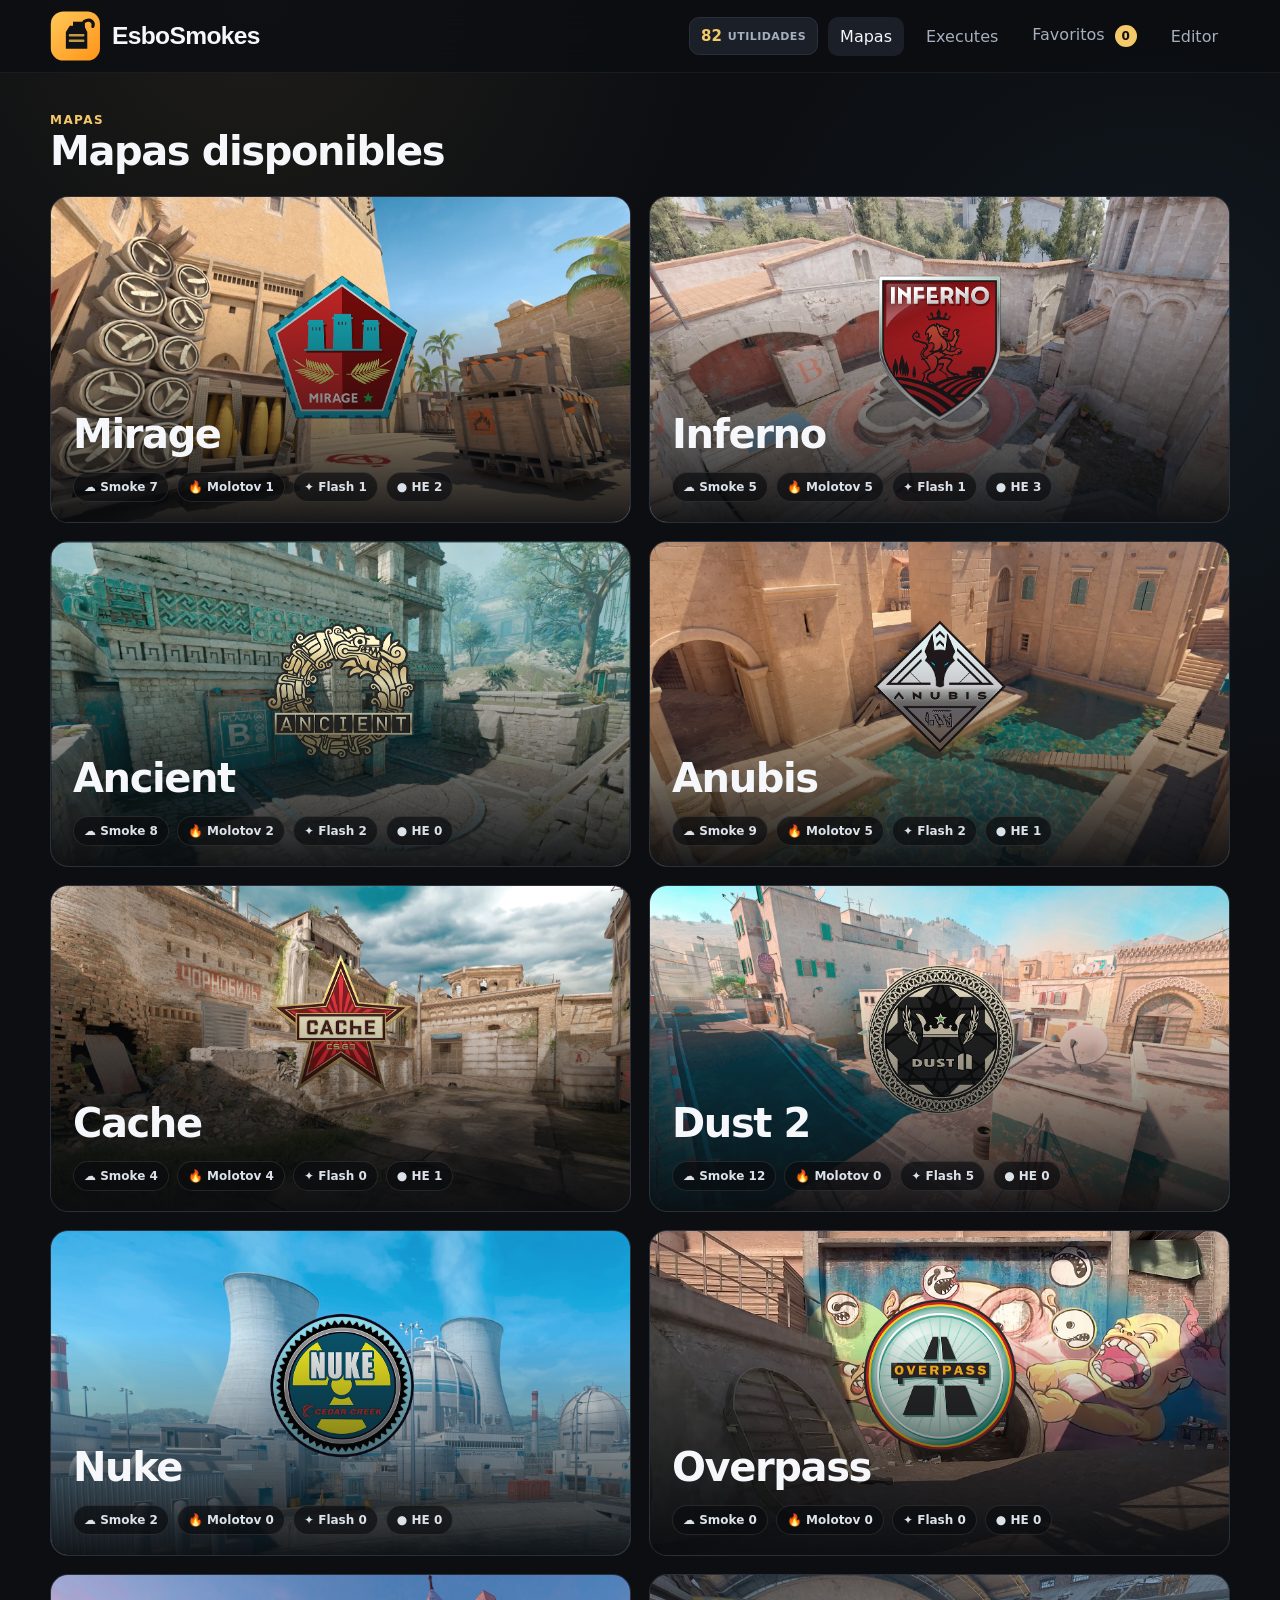
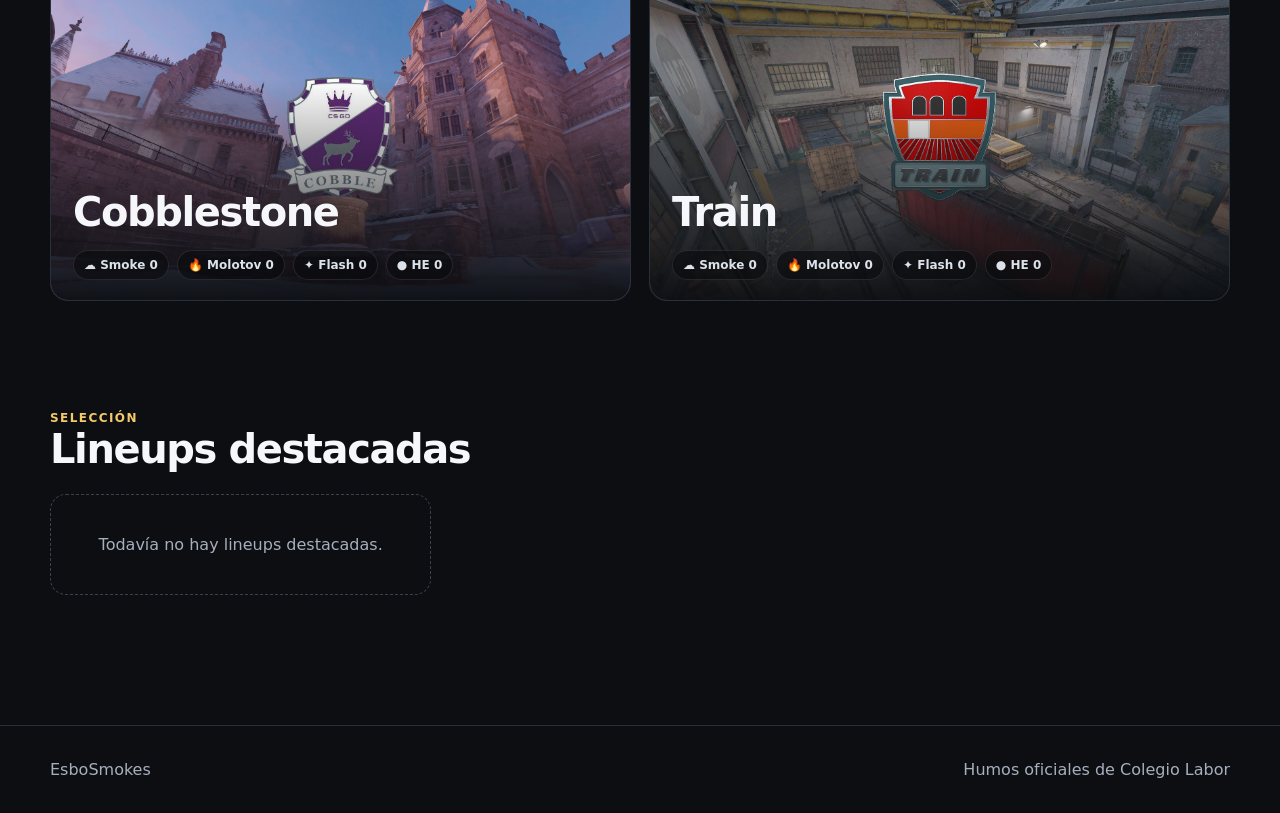
<file: index.html>
<!doctype html>
<html lang="es">
<head>
  <meta charset="utf-8">
  <meta name="viewport" content="width=device-width,initial-scale=1">
  <meta name="description" content="Biblioteca de lineups y granadas de Counter-Strike 2.">
  <title>EsboSmokes · Granadas de CS2</title>
  <link rel="icon" href="assets/logo.svg">
  <link rel="stylesheet" href="css/styles.css?v=menu-counter1">
</head>
<body>
<div data-site-header></div>
  <main>
   <!-- <section class="hero">
     <div class="container hero-grid">
        <div>
         <span class="eyebrow">Biblioteca de granadas de CS2</span>
          <h1>Encuentra la utilidad correcta. Más rápido.</h1>
          <p class="lead">Organiza smokes, molotovs, flashes y HE por mapa, posición y dificultad. Sin cuentas, sin base de datos y fácil de mantener.</p>
          <div class="actions">
            <a class="btn btn-primary" href="#maps">Explorar mapas</a>
            <a class="btn btn-ghost" href="admin.html">Abrir editor</a>
          </div>
        </div>
        <div class="hero-card">
          <img src="assets/maps/mirage.svg" alt="Vista estilizada de Mirage">
          <div class="stat-row">
            <div class="stat"><strong data-total-nades>—</strong><span>Lineups</span></div>
            <div class="stat"><strong data-total-maps>—</strong><span>Mapas</span></div>
            <div class="stat"><strong data-total-featured>—</strong><span>Destacadas</span></div>
          </div>
        </div>
      </div>
    </section>-->

    <section class="section" id="maps">
      <div class="container">
        <div class="section-head">
          <div>
            <span class="eyebrow">Mapas</span>
            <h2>Mapas disponibles</h2>
          </div>
        </div>
        <div class="grid map-grid" data-map-grid></div>
      </div>
    </section>

    <section class="section">
      <div class="container">
        <div class="section-head">
          <div><span class="eyebrow">Selección</span><h2>Lineups destacadas</h2></div>
        </div>
        <div class="grid nade-grid" data-featured-grid></div>
      </div>
    </section>
  </main>
  <div data-site-footer></div>
  <script src="js/common.js?v=2"></script>
  <script src="js/home.js?v=menu-counter1"></script>
</body>
</html>
</file>
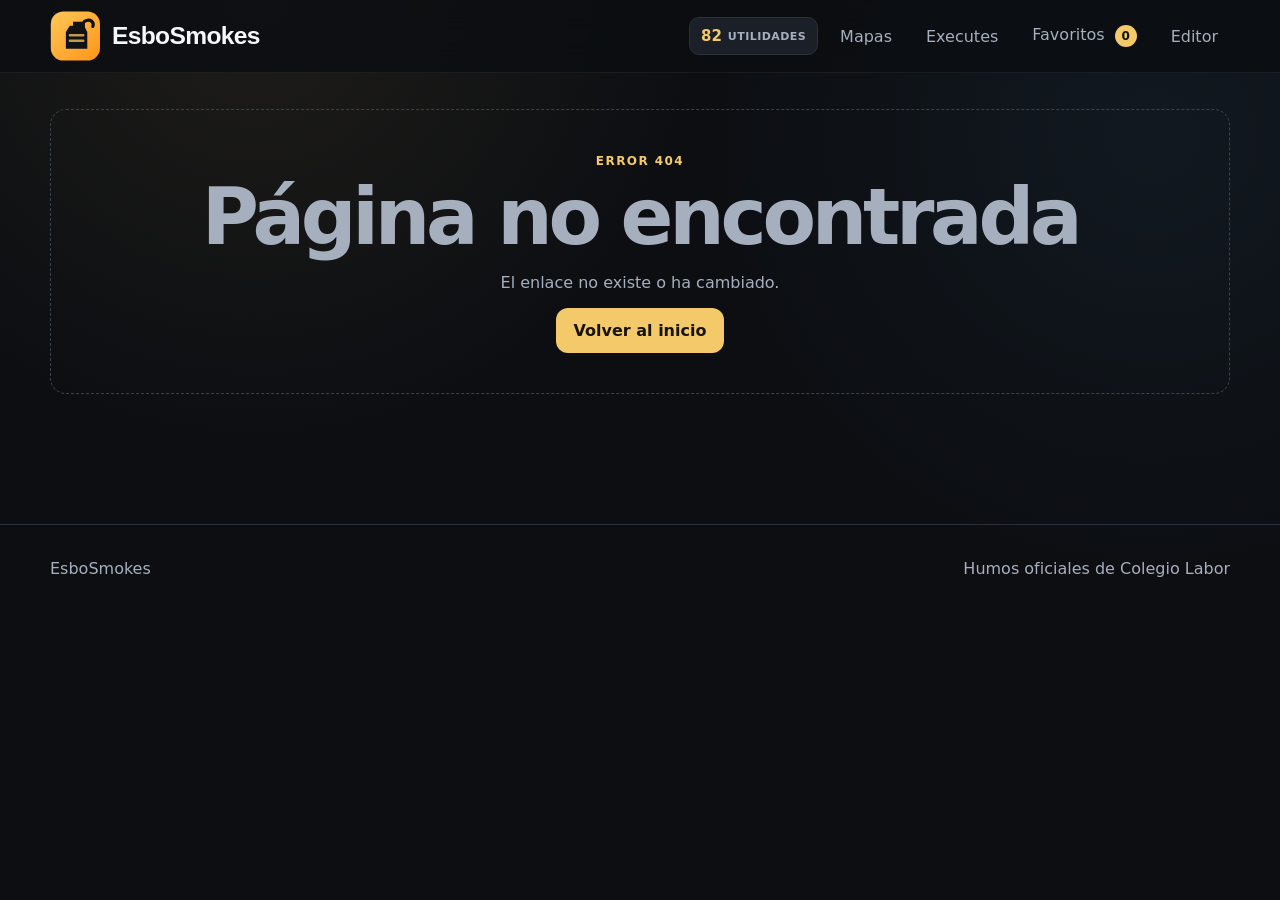
<file: 404 - copia.html>
<!doctype html>
<html lang="es">
<head>
  <meta charset="utf-8">
  <meta name="viewport" content="width=device-width,initial-scale=1">
  <title>Página no encontrada · EsboSmokes</title>
  <link rel="icon" href="assets/logo.svg">
  <link rel="stylesheet" href="css/styles.css">
</head>
<body>
  <div data-site-header></div>
  <main class="container section">
    <div class="empty">
      <span class="eyebrow">Error 404</span>
      <h1>Página no encontrada</h1>
      <p>El enlace no existe o ha cambiado.</p>
      <a class="btn btn-primary" href="index.html">Volver al inicio</a>
    </div>
  </main>
  <div data-site-footer></div>
  <script src="js/common.js"></script>
  <script>renderHeader(''); renderFooter();</script>
</body>
</html>
</file>
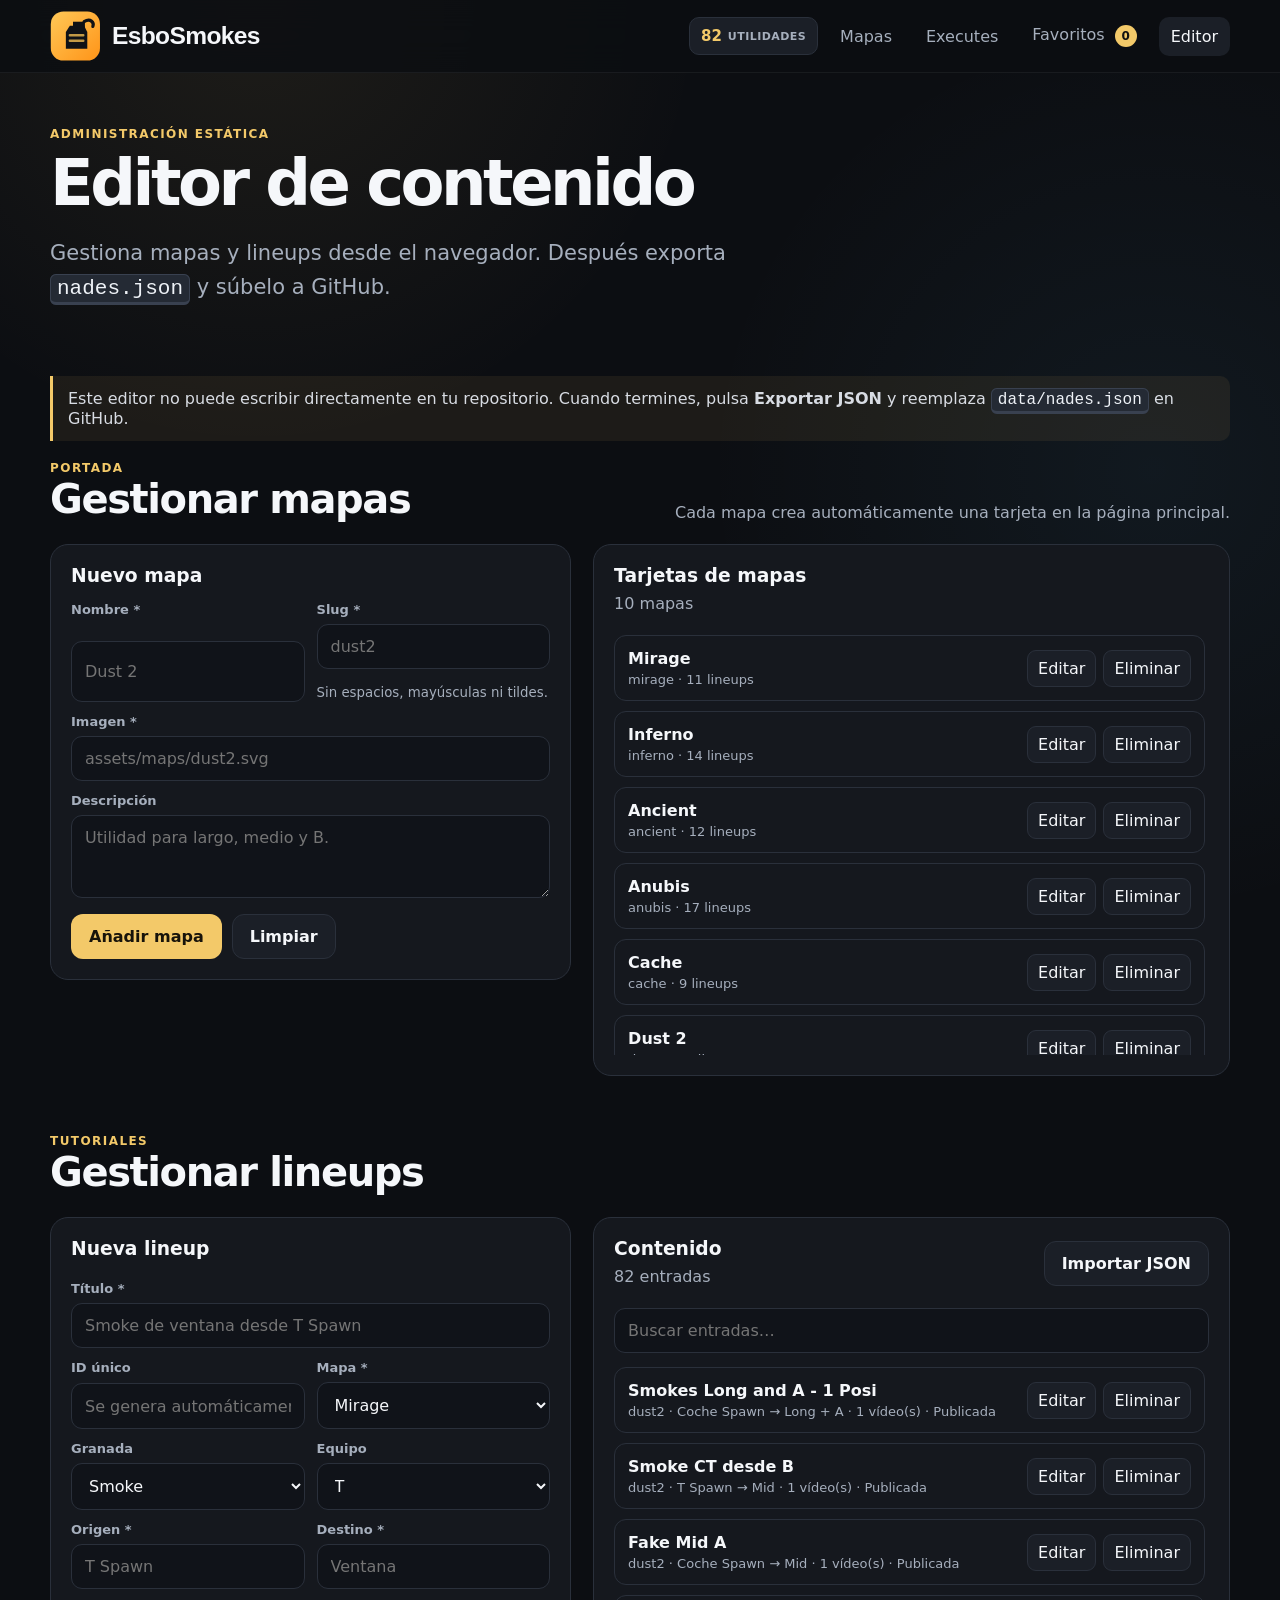
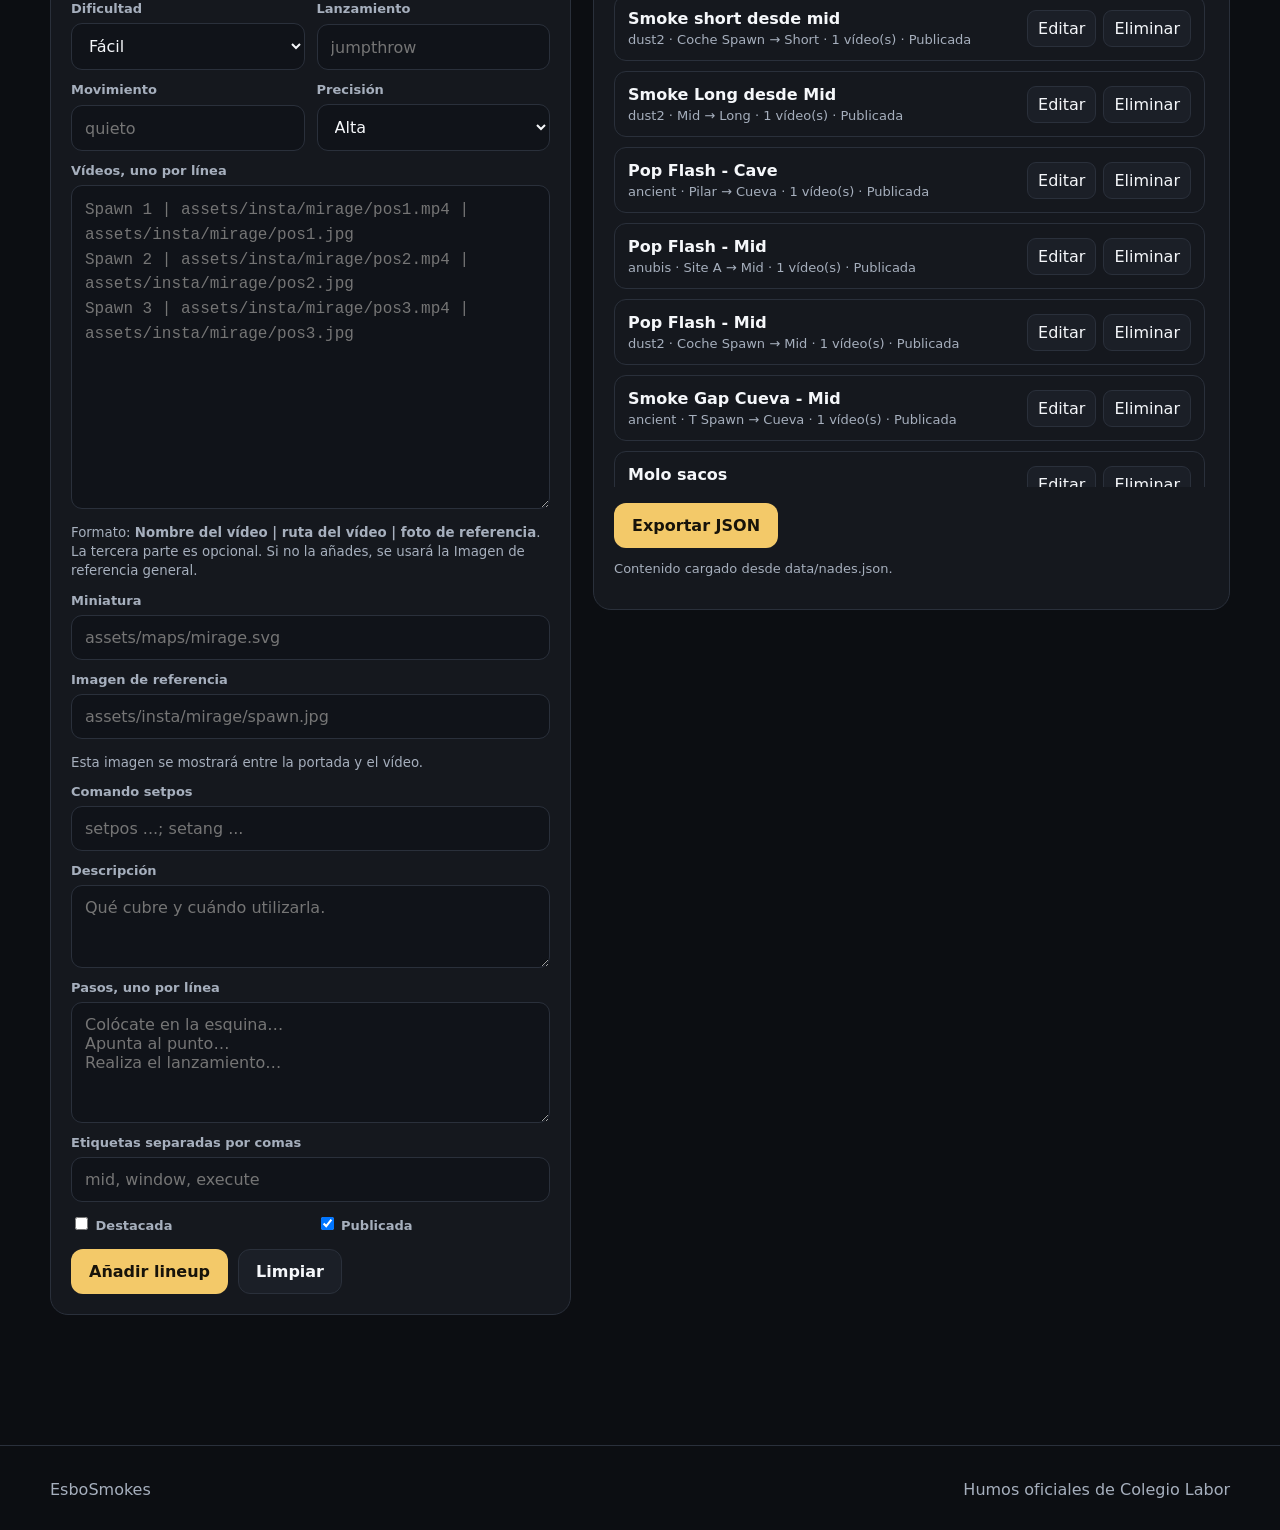
<file: admin.html>
<!doctype html>
<html lang="es">
<head>
  <meta charset="utf-8">
  <meta name="viewport" content="width=device-width,initial-scale=1">
  <meta name="description" content="Editor de mapas y lineups de EsboSmokes.">
  <title>Editor de contenido · EsboSmokes</title>
  <link rel="icon" href="assets/logo.svg">
  <link rel="stylesheet" href="css/styles.css">
  <link rel="stylesheet" href="css/nade-multiple-videos.css?v=12">
</head>
<body>
  <div data-site-header></div>
  <main>
    <section class="page-head">
      <div class="container">
        <span class="eyebrow">Administración estática</span>
        <h1>Editor de contenido</h1>
        <p class="lead">Gestiona mapas y lineups desde el navegador. Después exporta <span class="kbd">nades.json</span> y súbelo a GitHub.</p>
      </div>
    </section>

    <section class="section">
      <div class="container">
        <div class="help-box">
          Este editor no puede escribir directamente en tu repositorio. Cuando termines, pulsa <strong>Exportar JSON</strong> y reemplaza <span class="kbd">data/nades.json</span> en GitHub.
        </div>

        <section class="admin-map-panel">
          <div class="section-head">
            <div><span class="eyebrow">Portada</span><h2>Gestionar mapas</h2></div>
            <p>Cada mapa crea automáticamente una tarjeta en la página principal.</p>
          </div>
          <div class="map-admin-grid">
            <form class="admin-form" data-map-form>
              <h3 data-map-form-title>Nuevo mapa</h3>
              <div class="form-grid" style="margin-top:16px">
                <div class="form-field"><label for="map-name">Nombre *</label><input class="input" id="map-name" name="mapName" required placeholder="Dust 2"></div>
                <div class="form-field"><label for="map-slug">Slug *</label><input class="input" id="map-slug" name="mapSlug" required placeholder="dust2"><small class="form-help">Sin espacios, mayúsculas ni tildes.</small></div>
                <div class="form-field full"><label for="map-image">Imagen *</label><input class="input" id="map-image" name="mapImage" required placeholder="assets/maps/dust2.svg"></div>
                <div class="form-field full"><label for="map-description">Descripción</label><textarea id="map-description" name="mapDescription" rows="3" placeholder="Utilidad para largo, medio y B."></textarea></div>
              </div>
              <div class="admin-actions">
                <button class="btn btn-primary" type="submit" data-map-save-label>Añadir mapa</button>
                <button class="btn" type="button" data-map-reset>Limpiar</button>
              </div>
            </form>
            <section class="admin-list">
              <div class="section-head"><div><h3>Tarjetas de mapas</h3><p data-map-count>0 mapas</p></div></div>
              <div class="admin-items compact" data-map-items></div>
            </section>
          </div>
        </section>

        <div class="section-head admin-lineup-heading">
          <div><span class="eyebrow">Tutoriales</span><h2>Gestionar lineups</h2></div>
        </div>
        <div class="admin-layout">
          <form class="admin-form" data-nade-form>
            <div class="section-head"><h3 data-form-title>Nueva lineup</h3></div>
            <div class="form-grid">
              <div class="form-field full"><label for="title">Título *</label><input class="input" id="title" name="title" required placeholder="Smoke de ventana desde T Spawn"></div>
              <div class="form-field"><label for="id">ID único</label><input class="input" id="id" name="id" placeholder="Se genera automáticamente"></div>
              <div class="form-field"><label for="map">Mapa *</label><select id="map" name="map" required></select></div>
              <div class="form-field"><label for="type">Granada</label><select id="type" name="type"><option value="smoke">Smoke</option><option value="molotov">Molotov</option><option value="flash">Flash</option><option value="he">HE</option></select></div>
              <div class="form-field"><label for="team">Equipo</label><select id="team" name="team"><option value="T">T</option><option value="CT">CT</option><option value="Ambos">Ambos</option></select></div>
              <div class="form-field"><label for="origin">Origen *</label><input class="input" id="origin" name="origin" required placeholder="T Spawn"></div>
              <div class="form-field"><label for="target">Destino *</label><input class="input" id="target" name="target" required placeholder="Ventana"></div>
              <div class="form-field"><label for="difficulty">Dificultad</label><select id="difficulty" name="difficulty"><option value="fácil">Fácil</option><option value="media">Media</option><option value="difícil">Difícil</option></select></div>
              <div class="form-field"><label for="throw">Lanzamiento</label><input class="input" id="throw" name="throw" placeholder="jumpthrow"></div>
              <div class="form-field"><label for="movement">Movimiento</label><input class="input" id="movement" name="movement" placeholder="quieto"></div>
              <div class="form-field"><label for="precision">Precisión</label><select id="precision" name="precision"><option value="alta">Alta</option><option value="media">Media</option><option value="baja">Baja</option></select></div>
              <div class="form-field full">
                <label for="videos">Vídeos, uno por línea</label>
                <textarea
                  id="videos"
                  name="videos"
                  rows="12"
                  placeholder="Spawn 1 | assets/insta/mirage/pos1.mp4 | assets/insta/mirage/pos1.jpg&#10;Spawn 2 | assets/insta/mirage/pos2.mp4 | assets/insta/mirage/pos2.jpg&#10;Spawn 3 | assets/insta/mirage/pos3.mp4 | assets/insta/mirage/pos3.jpg"
                ></textarea>
                <small class="form-help">
                  Formato: <strong>Nombre del vídeo | ruta del vídeo | foto de referencia</strong>.<br>
                  La tercera parte es opcional. Si no la añades, se usará la Imagen de referencia general.
                </small>
              </div>
                            <div class="form-field full"><label for="thumbnail">Miniatura</label><input class="input" id="thumbnail" name="thumbnail" placeholder="assets/maps/mirage.svg"></div>

              <div class="form-field full">
                <label for="referenceImage">Imagen de referencia</label>
                <input
                  class="input"
                  id="referenceImage"
                  name="referenceImage"
                  placeholder="assets/insta/mirage/spawn.jpg"
                >
                <small class="form-help">
                  Esta imagen se mostrará entre la portada y el vídeo.
                </small>
              </div>
              <div class="form-field full"><label for="setpos">Comando setpos</label><input class="input" id="setpos" name="setpos" placeholder="setpos ...; setang ..."></div>
              <div class="form-field full"><label for="description">Descripción</label><textarea id="description" name="description" rows="3" placeholder="Qué cubre y cuándo utilizarla."></textarea></div>
              <div class="form-field full"><label for="steps">Pasos, uno por línea</label><textarea id="steps" name="steps" rows="5" placeholder="Colócate en la esquina…&#10;Apunta al punto…&#10;Realiza el lanzamiento…"></textarea></div>
              <div class="form-field full"><label for="tags">Etiquetas separadas por comas</label><input class="input" id="tags" name="tags" placeholder="mid, window, execute"></div>
              <div class="form-field"><label><input type="checkbox" name="featured"> Destacada</label></div>
              <div class="form-field"><label><input type="checkbox" name="published" checked> Publicada</label></div>
            </div>
            <div class="admin-actions">
              <button class="btn btn-primary" type="submit" data-save-label>Añadir lineup</button>
              <button class="btn" type="button" data-reset-form>Limpiar</button>
            </div>
          </form>

          <section class="admin-list">
            <div class="section-head">
              <div><h3>Contenido</h3><p data-admin-count>0 entradas</p></div>
              <label class="btn" for="import-json">Importar JSON</label>
              <input id="import-json" data-import-json type="file" accept="application/json" hidden>
            </div>
            <input class="input" data-admin-search type="search" placeholder="Buscar entradas…" style="margin-bottom:14px">
            <div class="admin-items" data-admin-items></div>
            <div class="admin-actions">
              <button class="btn btn-primary" data-export-json type="button">Exportar JSON</button>
            </div>
            <p class="admin-status" data-admin-status>Contenido cargado desde data/nades.json.</p>
          </section>
        </div>
      </div>
    </section>
  </main>
  <div data-site-footer></div>

  <script src="js/common.js?v=2"></script>
  <script src="js/admin.js?v=17"></script>
</body>
</html>
</file>
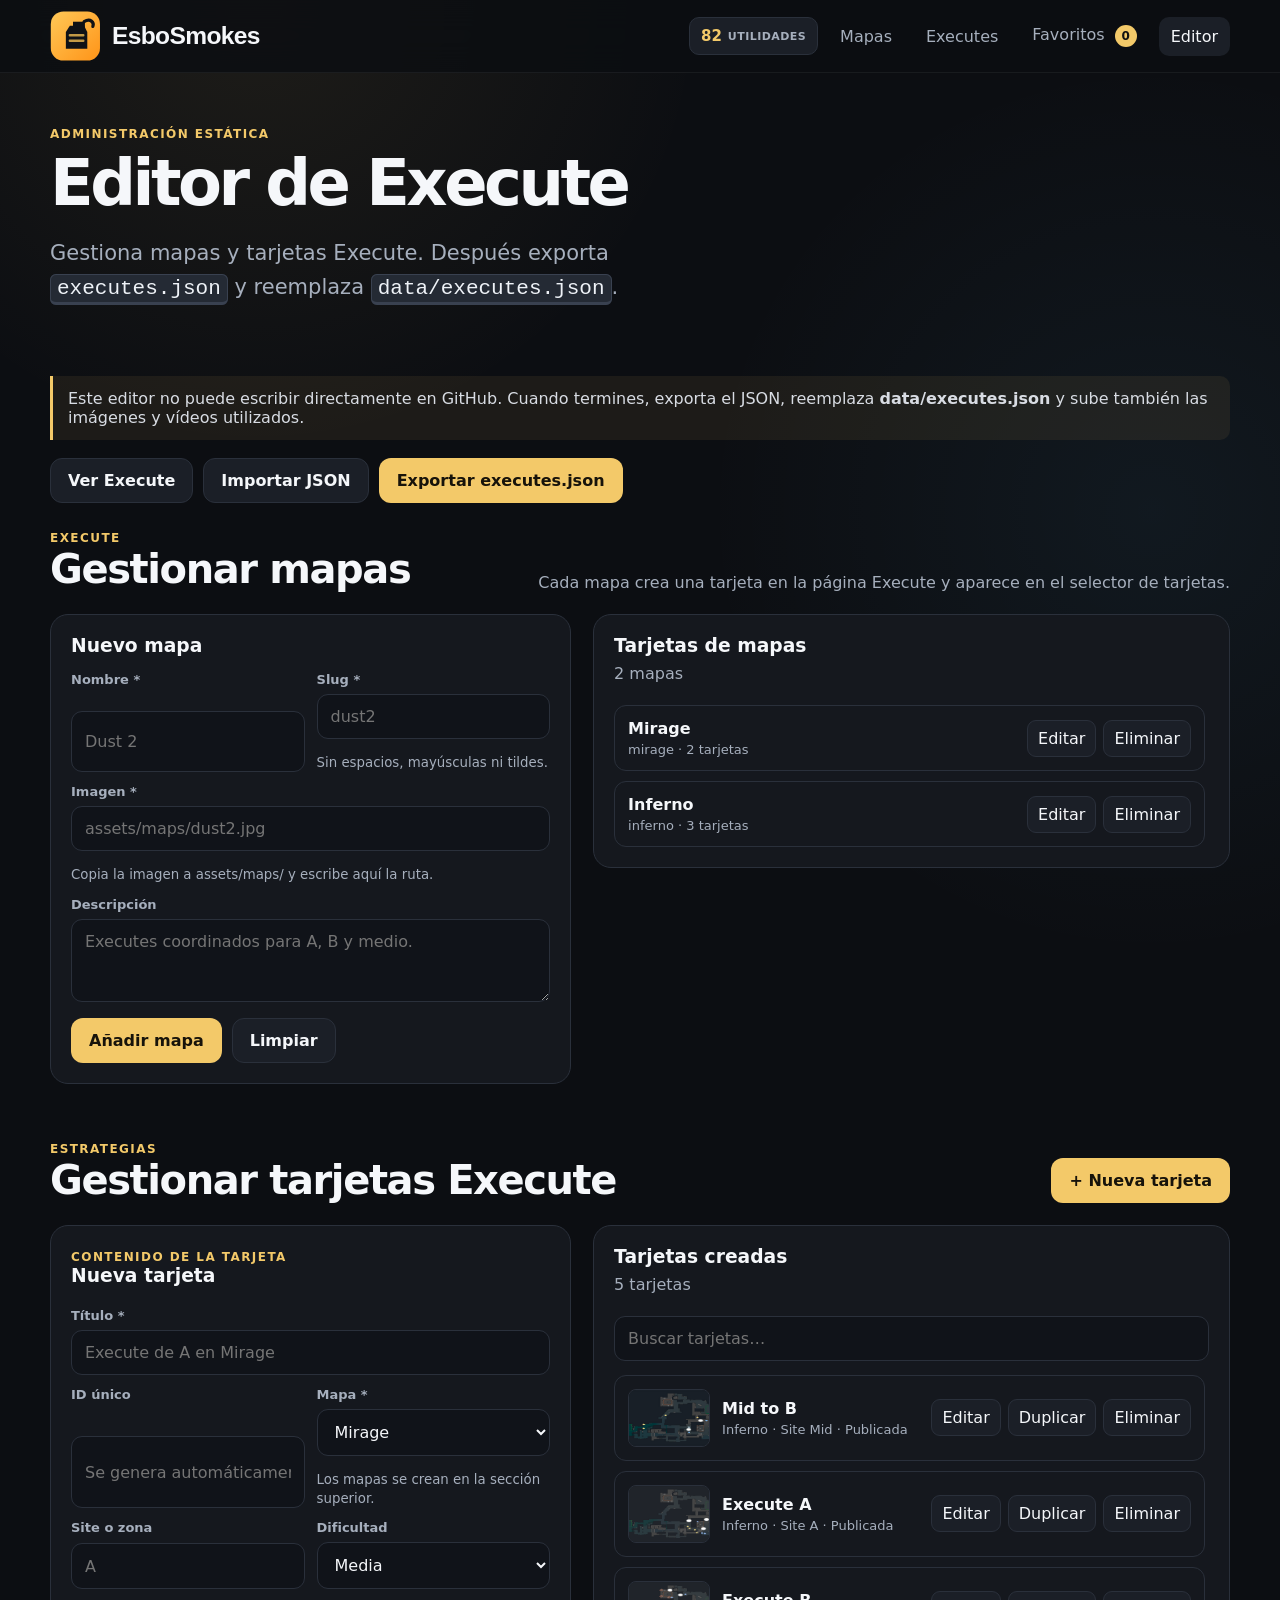
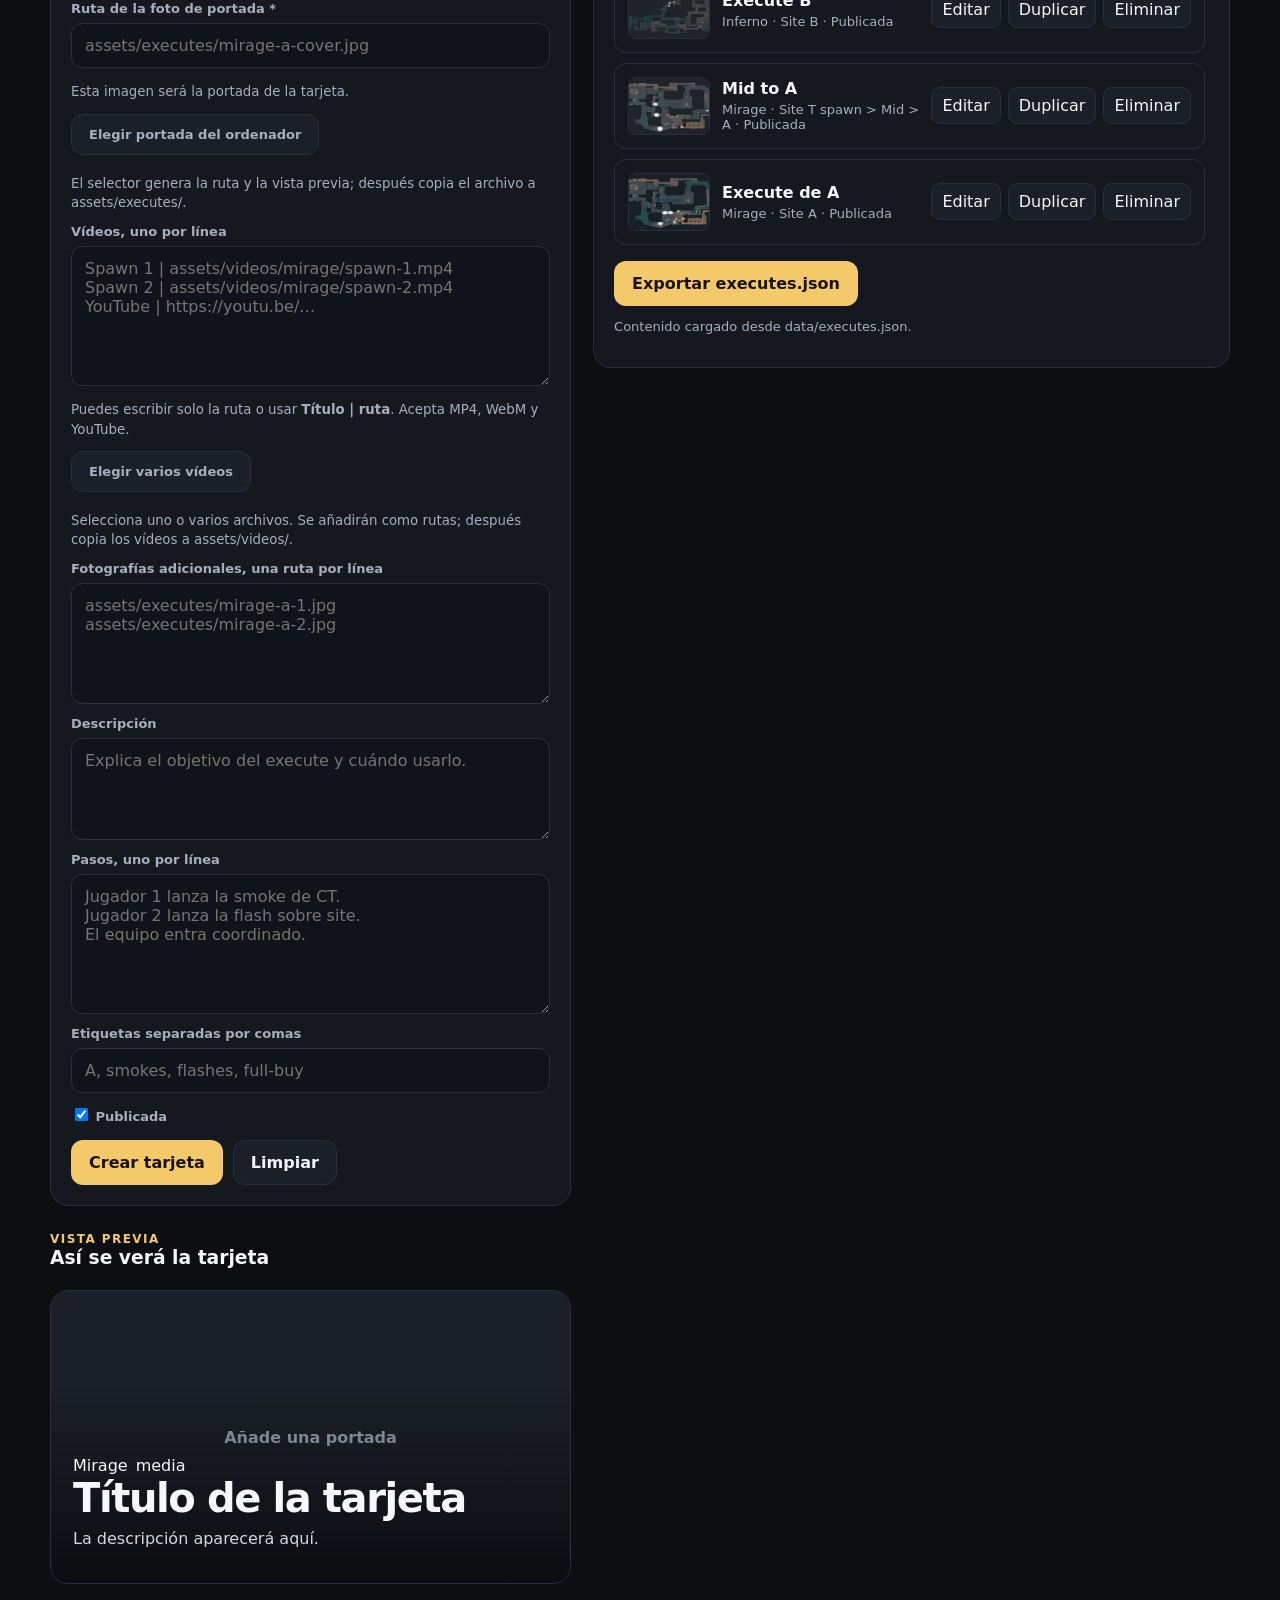
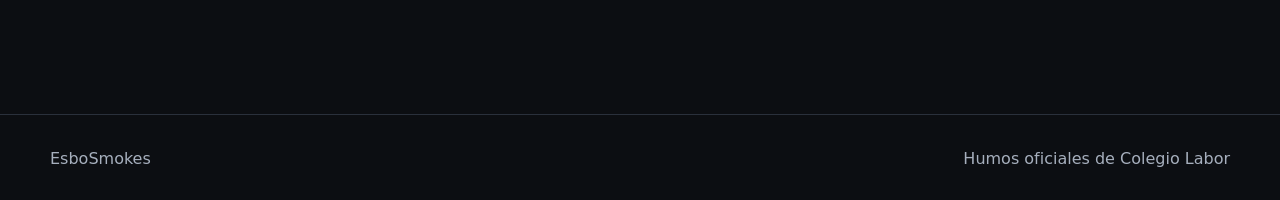
<file: execute-admin.html>
<!doctype html>
<html lang="es">
<head>
  <meta charset="utf-8">
  <meta name="viewport" content="width=device-width,initial-scale=1">
  <meta name="description" content="Editor de mapas y tarjetas Execute de EsboSmokes.">
  <title>Editor Execute · EsboSmokes</title>
  <link rel="icon" href="assets/logo.svg">
  <link rel="stylesheet" href="css/styles.css">
  <link rel="stylesheet" href="css/execute.css">
</head>
<body>
  <div data-site-header></div>

  <main>
    <section class="page-head">
      <div class="container">
        <span class="eyebrow">Administración estática</span>
        <h1>Editor de Execute</h1>
        <p class="lead">Gestiona mapas y tarjetas Execute. Después exporta <span class="kbd">executes.json</span> y reemplaza <span class="kbd">data/executes.json</span>.</p>
      </div>
    </section>

    <section class="section">
      <div class="container">
        <div class="help-box">
          Este editor no puede escribir directamente en GitHub. Cuando termines, exporta el JSON, reemplaza <strong>data/executes.json</strong> y sube también las imágenes y vídeos utilizados.
        </div>

        <div class="execute-admin-toolbar">
          <a class="btn" href="execute.html">Ver Execute</a>
          <label class="btn" for="execute-import">Importar JSON</label>
          <input id="execute-import" data-execute-import type="file" accept="application/json" hidden>
          <button class="btn btn-primary" data-execute-export type="button">Exportar executes.json</button>
        </div>

        <section class="admin-map-panel">
          <div class="section-head">
            <div>
              <span class="eyebrow">Execute</span>
              <h2>Gestionar mapas</h2>
            </div>
            <p>Cada mapa crea una tarjeta en la página Execute y aparece en el selector de tarjetas.</p>
          </div>

          <div class="map-admin-grid">
            <form class="admin-form" data-execute-map-form>
              <h3 data-execute-map-form-title>Nuevo mapa</h3>

              <div class="form-grid" style="margin-top:16px">
                <div class="form-field">
                  <label for="execute-map-name">Nombre *</label>
                  <input class="input" id="execute-map-name" name="mapName" required placeholder="Dust 2">
                </div>

                <div class="form-field">
                  <label for="execute-map-slug">Slug *</label>
                  <input class="input" id="execute-map-slug" name="mapSlug" required placeholder="dust2">
                  <small class="form-help">Sin espacios, mayúsculas ni tildes.</small>
                </div>

                <div class="form-field full">
                  <label for="execute-map-image">Imagen *</label>
                  <input class="input" id="execute-map-image" name="mapImage" required placeholder="assets/maps/dust2.jpg">
                  <small class="form-help">Copia la imagen a assets/maps/ y escribe aquí la ruta.</small>
                </div>

                <div class="form-field full">
                  <label for="execute-map-description">Descripción</label>
                  <textarea id="execute-map-description" name="mapDescription" rows="3" placeholder="Executes coordinados para A, B y medio."></textarea>
                </div>
              </div>

              <div class="admin-actions">
                <button class="btn btn-primary" type="submit" data-execute-map-save-label>Añadir mapa</button>
                <button class="btn" type="button" data-execute-map-reset>Limpiar</button>
              </div>
            </form>

            <section class="admin-list">
              <div class="section-head">
                <div>
                  <h3>Tarjetas de mapas</h3>
                  <p data-execute-map-count>0 mapas</p>
                </div>
              </div>
              <div class="admin-items compact" data-execute-map-items></div>
            </section>
          </div>
        </section>

        <div class="section-head admin-lineup-heading">
          <div>
            <span class="eyebrow">Estrategias</span>
            <h2>Gestionar tarjetas Execute</h2>
          </div>
          <button class="btn btn-primary" type="button" data-create-card>+ Nueva tarjeta</button>
        </div>

        <div class="admin-layout">
          <div>
            <form class="admin-form" data-execute-form>
              <div class="section-head">
                <div>
                  <span class="eyebrow">Contenido de la tarjeta</span>
                  <h3 data-execute-form-title>Nueva tarjeta</h3>
                </div>
              </div>

              <div class="form-grid">
                <div class="form-field full">
                  <label for="execute-title">Título *</label>
                  <input class="input" id="execute-title" name="title" required placeholder="Execute de A en Mirage">
                </div>

                <div class="form-field">
                  <label for="execute-id">ID único</label>
                  <input class="input" id="execute-id" name="id" placeholder="Se genera automáticamente">
                </div>

                <div class="form-field">
                  <label for="execute-map">Mapa *</label>
                  <select id="execute-map" name="map" required></select>
                  <small class="form-help">Los mapas se crean en la sección superior.</small>
                </div>

                <div class="form-field">
                  <label for="execute-site">Site o zona</label>
                  <input class="input" id="execute-site" name="site" placeholder="A">
                </div>

                <div class="form-field">
                  <label for="execute-difficulty">Dificultad</label>
                  <select id="execute-difficulty" name="difficulty">
                    <option value="fácil">Fácil</option>
                    <option value="media" selected>Media</option>
                    <option value="difícil">Difícil</option>
                  </select>
                </div>

                <div class="form-field full">
                  <label for="execute-thumbnail">Ruta de la foto de portada *</label>
                  <input class="input" id="execute-thumbnail" name="thumbnail" required placeholder="assets/executes/mirage-a-cover.jpg">
                  <small class="form-help">Esta imagen será la portada de la tarjeta.</small>
                </div>

                <div class="form-field full media-picker-row">
                  <div>
                    <label class="btn" for="execute-thumbnail-file">Elegir portada del ordenador</label>
                    <input id="execute-thumbnail-file" data-thumbnail-file type="file" accept="image/*" hidden>
                  </div>
                  <small class="form-help" data-thumbnail-file-help>El selector genera la ruta y la vista previa; después copia el archivo a assets/executes/.</small>
                </div>

                <div class="form-field full">
                  <label for="execute-videos">Vídeos, uno por línea</label>
                  <textarea id="execute-videos" name="videos" rows="6" placeholder="Spawn 1 | assets/videos/mirage/spawn-1.mp4&#10;Spawn 2 | assets/videos/mirage/spawn-2.mp4&#10;YouTube | https://youtu.be/…"></textarea>
                  <small class="form-help">Puedes escribir solo la ruta o usar <strong>Título | ruta</strong>. Acepta MP4, WebM y YouTube.</small>
                </div>

                <div class="form-field full media-picker-row">
                  <div>
                    <label class="btn" for="execute-video-files">Elegir varios vídeos</label>
                    <input id="execute-video-files" data-video-files type="file" accept="video/mp4,video/webm,video/ogg" multiple hidden>
                  </div>
                  <small class="form-help" data-video-files-help>Selecciona uno o varios archivos. Se añadirán como rutas; después copia los vídeos a assets/videos/.</small>
                </div>

                <div class="form-field full">
                  <label for="execute-gallery">Fotografías adicionales, una ruta por línea</label>
                  <textarea id="execute-gallery" name="gallery" rows="5" placeholder="assets/executes/mirage-a-1.jpg&#10;assets/executes/mirage-a-2.jpg"></textarea>
                </div>

                <div class="form-field full">
                  <label for="execute-description">Descripción</label>
                  <textarea id="execute-description" name="description" rows="4" placeholder="Explica el objetivo del execute y cuándo usarlo."></textarea>
                </div>

                <div class="form-field full">
                  <label for="execute-steps">Pasos, uno por línea</label>
                  <textarea id="execute-steps" name="steps" rows="6" placeholder="Jugador 1 lanza la smoke de CT.&#10;Jugador 2 lanza la flash sobre site.&#10;El equipo entra coordinado."></textarea>
                </div>

                <div class="form-field full">
                  <label for="execute-tags">Etiquetas separadas por comas</label>
                  <input class="input" id="execute-tags" name="tags" placeholder="A, smokes, flashes, full-buy">
                </div>

                <div class="form-field">
                  <label><input type="checkbox" name="published" checked> Publicada</label>
                </div>
              </div>

              <div class="admin-actions">
                <button class="btn btn-primary" type="submit" data-execute-save>Crear tarjeta</button>
                <button class="btn" type="button" data-execute-reset>Limpiar</button>
              </div>
            </form>

            <section class="execute-live-preview" aria-labelledby="preview-title">
              <div class="section-head">
                <div>
                  <span class="eyebrow">Vista previa</span>
                  <h3 id="preview-title">Así se verá la tarjeta</h3>
                </div>
              </div>
              <div data-card-preview></div>
            </section>
          </div>

          <section class="admin-list">
            <div class="section-head">
              <div>
                <h3>Tarjetas creadas</h3>
                <p data-execute-count>0 tarjetas</p>
              </div>
            </div>

            <input class="input" data-execute-search type="search" placeholder="Buscar tarjetas…" style="margin-bottom:14px">
            <div class="admin-items" data-execute-items></div>

            <div class="admin-actions">
              <button class="btn btn-primary" data-execute-export-bottom type="button">Exportar executes.json</button>
            </div>
            <p class="admin-status" data-execute-status>Contenido cargado desde data/executes.json.</p>
          </section>
        </div>
      </div>
    </section>
  </main>

  <div data-site-footer></div>
  <script src="js/common.js"></script>
  <script src="js/execute-admin.js"></script>
</body>
</html>
</file>
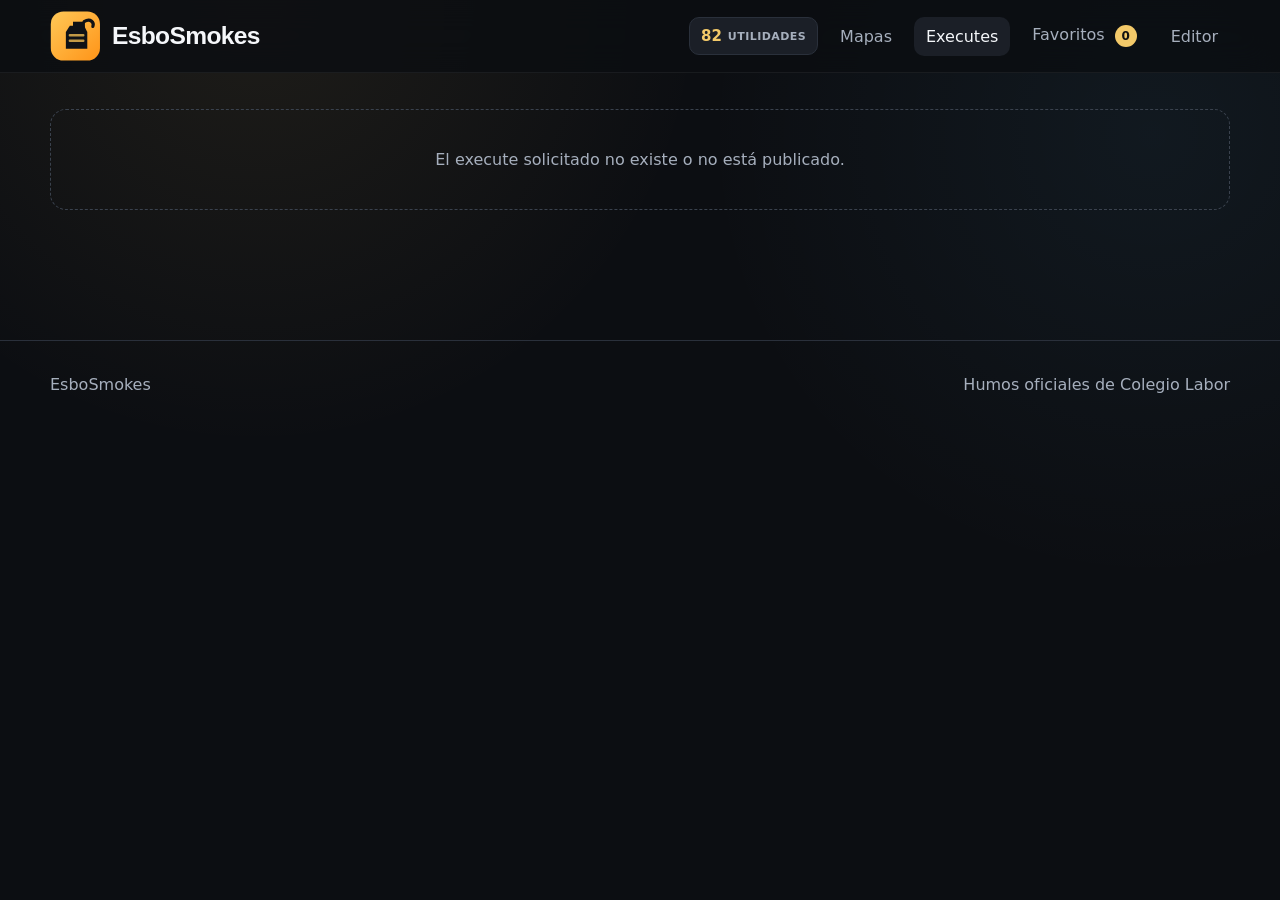
<file: execute-detail.html>
<!doctype html>
<html lang="es">
<head>
  <meta charset="utf-8">
  <meta name="viewport" content="width=device-width,initial-scale=1">
  <meta name="description" content="Detalle de un execute de Counter-Strike 2.">
  <title>Execute · EsboSmokes</title>
  <link rel="icon" href="assets/logo.svg">
  <link rel="stylesheet" href="css/styles.css">
  <link rel="stylesheet" href="css/execute.css">
</head>
<body>
  <div data-site-header></div>

  <main>
    <section class="page-head">
      <div class="container">
        <span class="eyebrow" data-execute-breadcrumb>Execute</span>
        <h1 data-execute-title>Execute</h1>
        <p class="lead" data-execute-description></p>
        <div class="meta" data-execute-meta></div>
      </div>
    </section>

    <section class="section">
      <div class="container detail-grid">
        <div>
          <section data-video-section>
            <div class="section-head execute-video-heading">
              <div>
                <span class="eyebrow">Demostraciones</span>
                <h2>Vídeos</h2>
              </div>
            </div>
            <div class="execute-video-list" data-execute-videos></div>
          </section>

          <div class="detail-panel" style="margin-top:18px">
            <h2>Cómo ejecutarlo</h2>
            <ol class="steps" data-execute-steps></ol>
          </div>
        </div>

        <aside class="detail-panel">
          <h2>Detalles</h2>
          <div class="detail-list" data-execute-details></div>
        </aside>
      </div>
    </section>

    <section class="section" data-gallery-section>
      <div class="container">
        <div class="section-head">
          <div>
            <span class="eyebrow">Referencias visuales</span>
            <h2>Fotografías</h2>
          </div>
        </div>
        <div class="execute-gallery" data-execute-gallery></div>
      </div>
    </section>
  </main>

  <div data-site-footer></div>
  <script src="js/common.js"></script>
  <script src="js/execute-detail.js"></script>
</body>
</html>
</file>
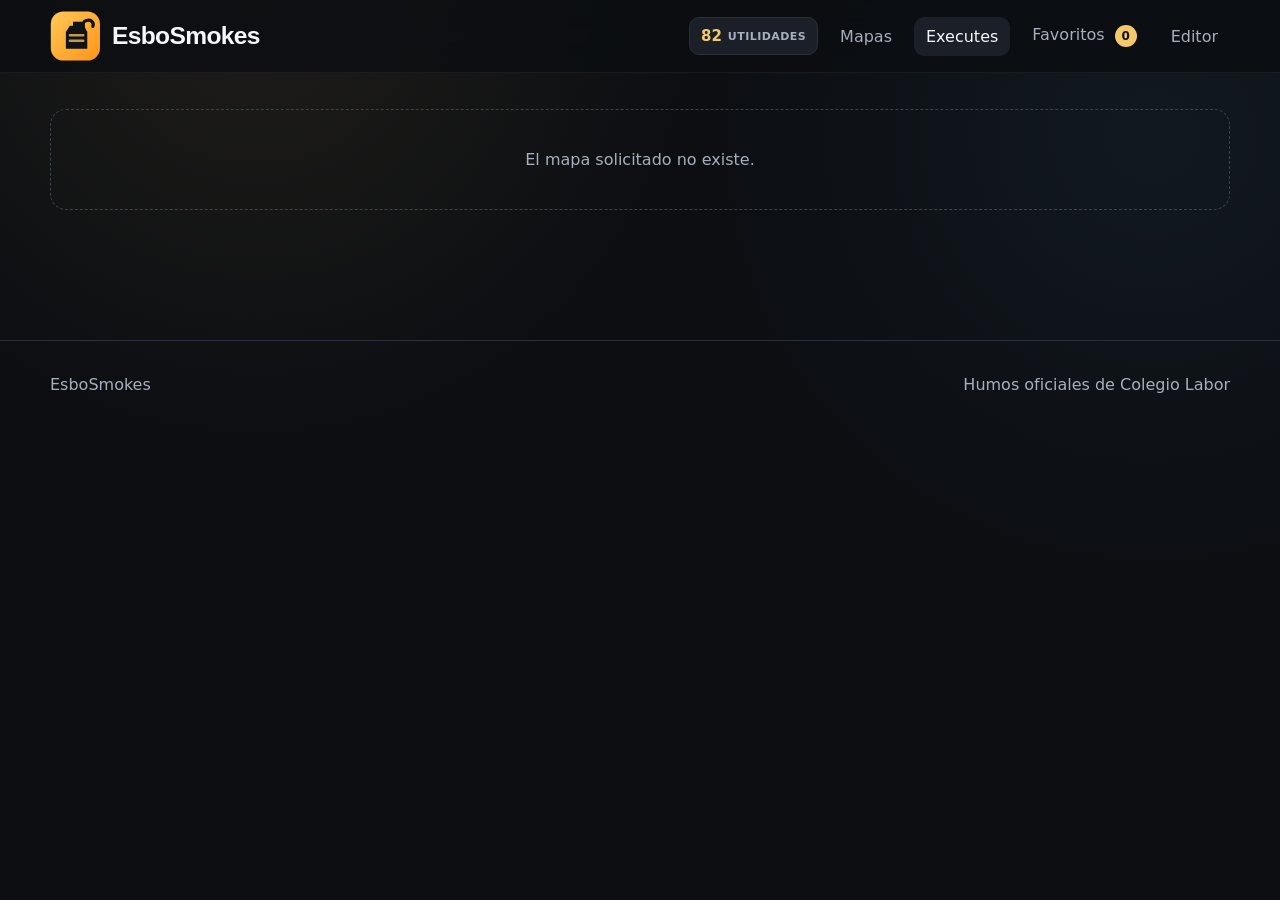
<file: execute-map.html>
<!doctype html>
<html lang="es">
<head>
  <meta charset="utf-8">
  <meta name="viewport" content="width=device-width,initial-scale=1">
  <meta name="description" content="Tarjetas Execute por mapa en EsboSmokes.">
  <title>Mapa Execute · EsboSmokes</title>
  <link rel="icon" href="assets/logo.svg">
  <link rel="stylesheet" href="css/styles.css">
  <link rel="stylesheet" href="css/execute.css">
</head>
<body>
  <div data-site-header></div>

  <main>
    <section class="page-head execute-map-head">
      <div class="container">
        <a class="back-link" href="execute.html">← Volver a Execute</a>
        <span class="eyebrow">Mapa Execute</span>
        <h1 data-execute-map-title>Cargando…</h1>
        <p class="lead" data-execute-map-description></p>
      </div>
    </section>

    <section class="section">
      <div class="container">
        <div class="section-head">
          <div>
            <span class="eyebrow">Tarjetas</span>
            <h2>Executes disponibles</h2>
          </div>
          <p data-execute-map-count></p>
        </div>
        <div class="grid map-grid" data-execute-grid></div>
      </div>
    </section>
  </main>

  <div data-site-footer></div>
  <script src="js/common.js"></script>
  <script src="js/execute-map.js"></script>
</body>
</html>
</file>
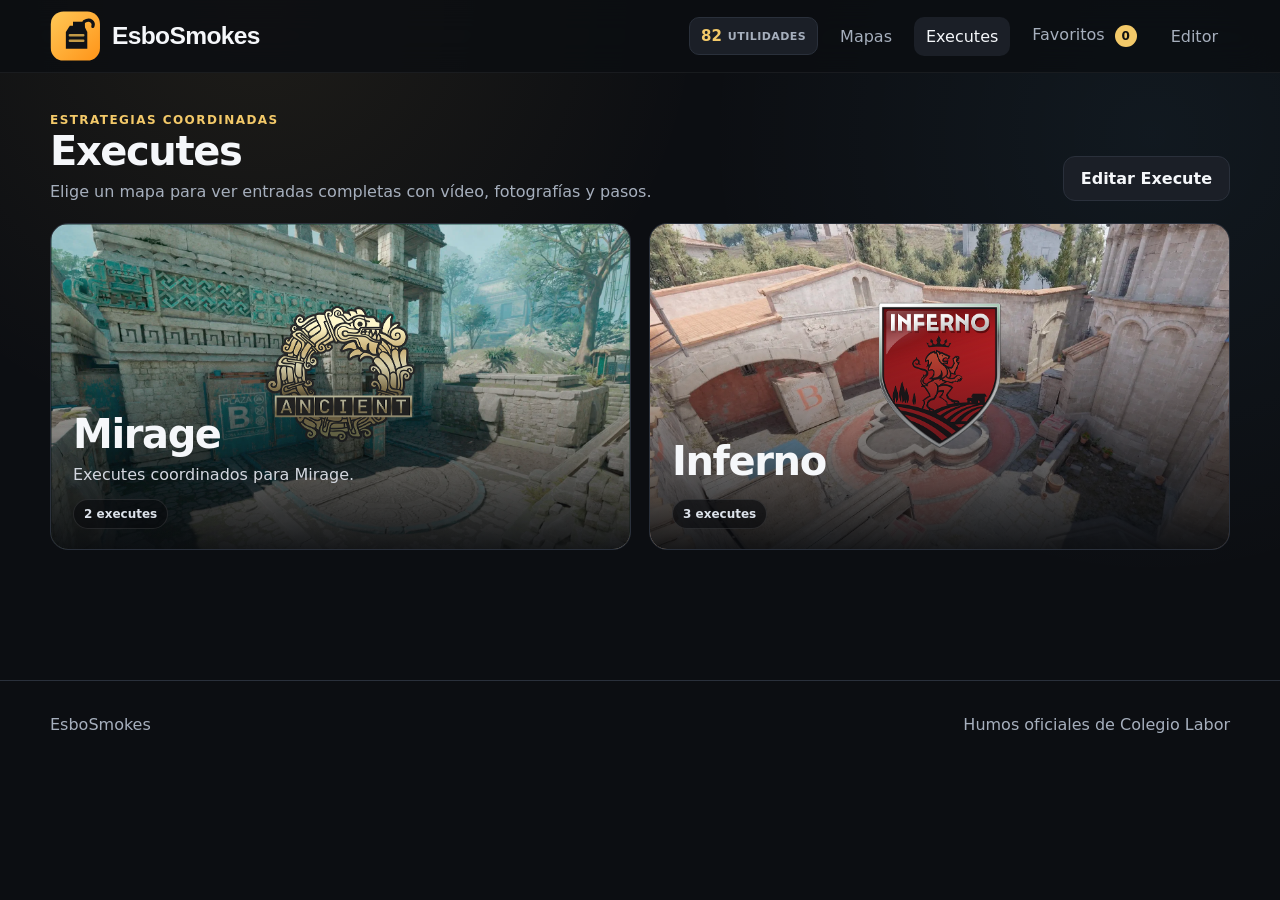
<file: execute.html>
<!doctype html>
<html lang="es">
<head>
  <meta charset="utf-8">
  <meta name="viewport" content="width=device-width,initial-scale=1">
  <meta name="description" content="Executes coordinados de Counter-Strike 2 por mapa.">
  <title>Execute · EsboSmokes</title>
  <link rel="icon" href="assets/logo.svg">
  <link rel="stylesheet" href="css/styles.css">
  <link rel="stylesheet" href="css/execute.css">
</head>
<body>
  <div data-site-header></div>

  <main>
    <section class="section" id="execute">
      <div class="container">
        <div class="section-head">
          <div>
            <span class="eyebrow">Estrategias coordinadas</span>
            <h2>Executes</h2>
            <p>Elige un mapa para ver entradas completas con vídeo, fotografías y pasos.</p>
          </div>
          <a class="btn" href="execute-admin.html">Editar Execute</a>
        </div>

        <div class="grid map-grid" data-execute-map-grid></div>
      </div>
    </section>
  </main>

  <div data-site-footer></div>
  <script src="js/common.js"></script>
  <script src="js/execute.js"></script>
</body>
</html>
</file>
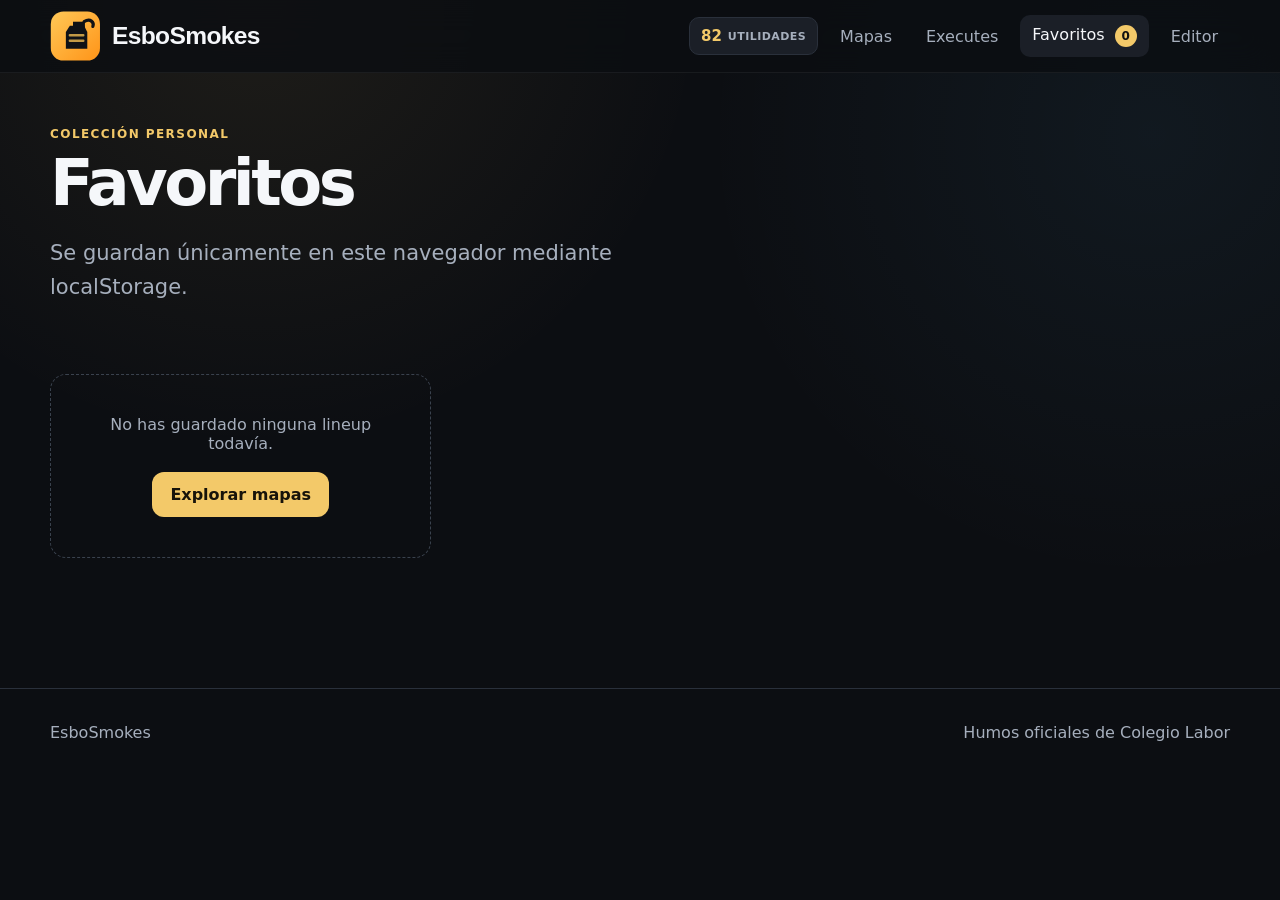
<file: favorites.html>
<!doctype html>
<html lang="es">
<head>
  <meta charset="utf-8">
  <meta name="viewport" content="width=device-width,initial-scale=1">
  <meta name="description" content="Tus lineups favoritas de CS2 guardadas localmente.">
  <title>Favoritos · EsboSmokes</title>
  <link rel="icon" href="assets/logo.svg">
  <link rel="stylesheet" href="css/styles.css">
</head>
<body>
  <div data-site-header></div>
  <main>
    <section class="page-head"><div class="container"><span class="eyebrow">Colección personal</span><h1>Favoritos</h1><p class="lead">Se guardan únicamente en este navegador mediante localStorage.</p></div></section>
    <section class="section"><div class="container"><div class="grid nade-grid" data-favorites-grid></div></div></section>
  </main>
  <div data-site-footer></div>
  <script src="js/common.js"></script>
  <script src="js/favorites.js"></script>
</body>
</html>
</file>
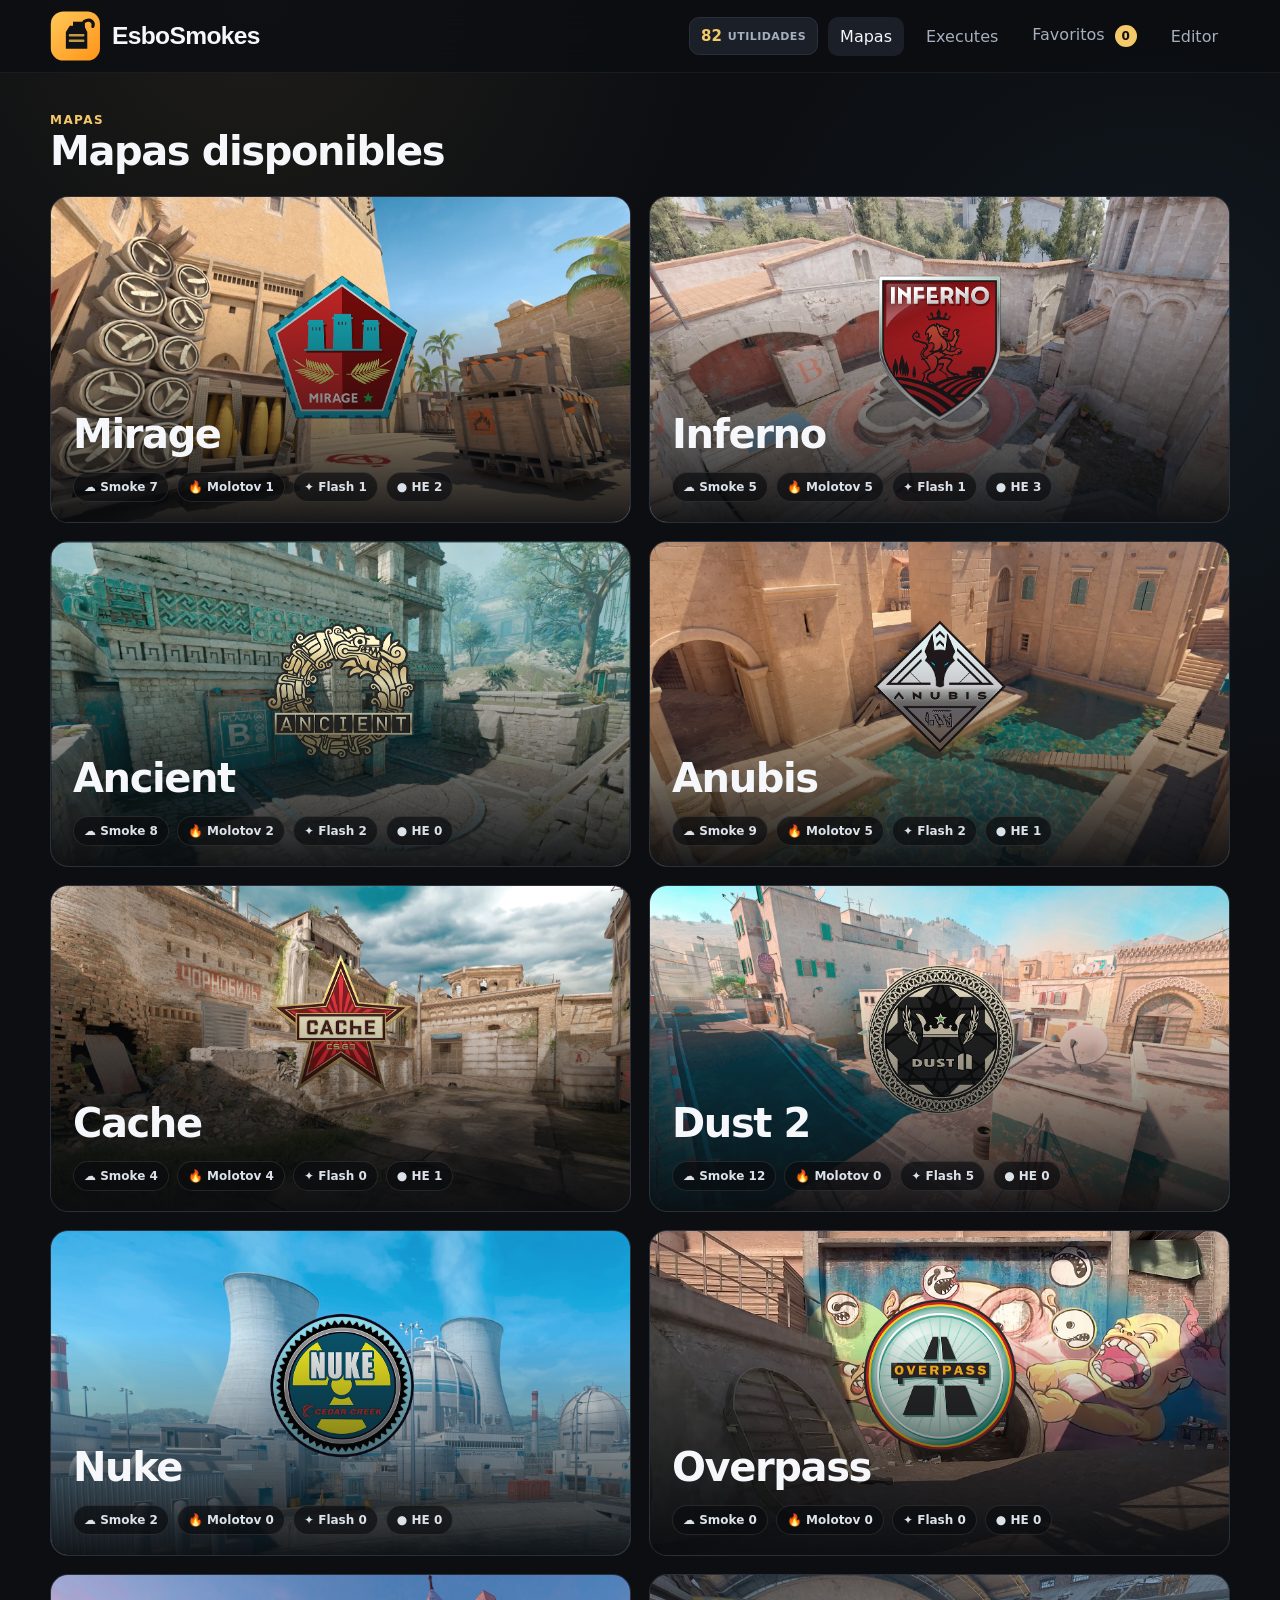
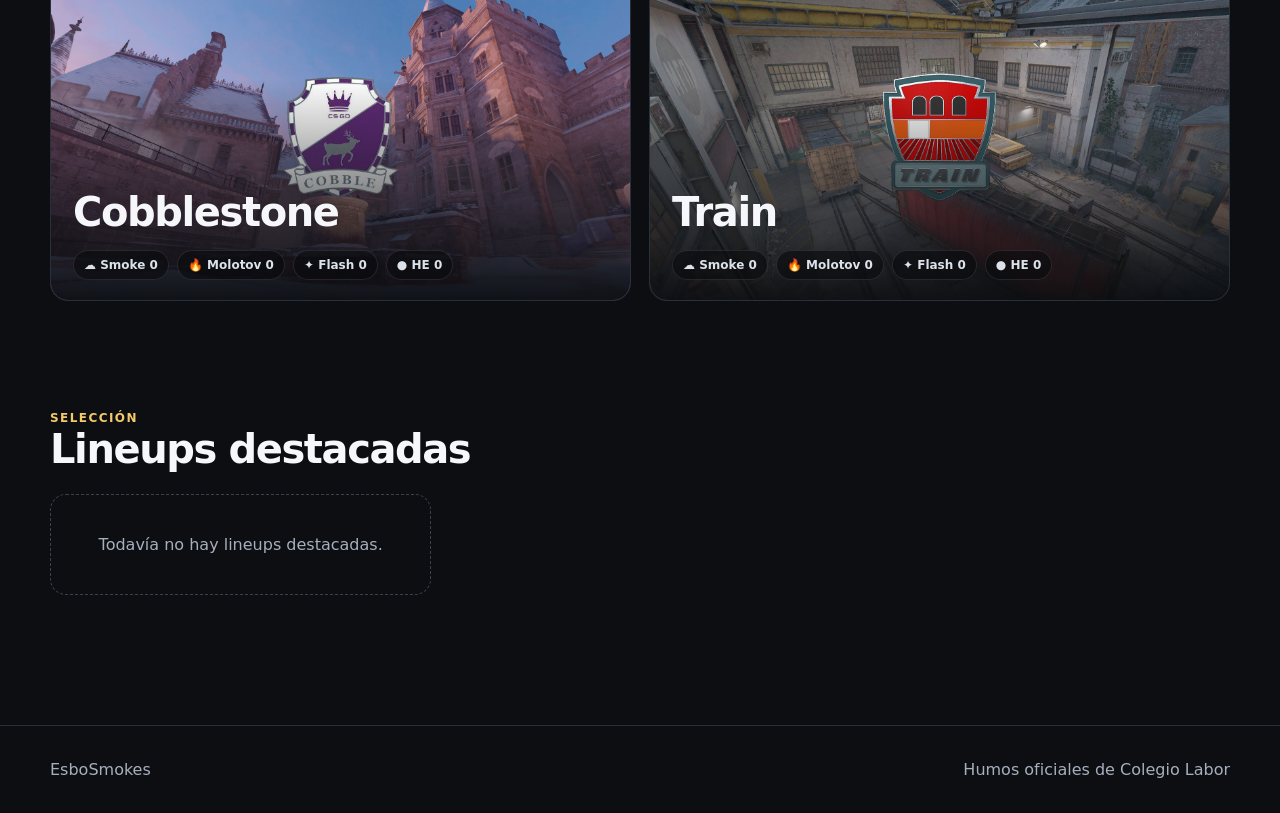
<file: index - copia.html>
<!doctype html>
<html lang="es">
<head>
  <meta charset="utf-8">
  <meta name="viewport" content="width=device-width,initial-scale=1">
  <meta name="description" content="Biblioteca de lineups y granadas de Counter-Strike 2.">
  <title>EsboSmokes · Granadas de CS2</title>
  <link rel="icon" href="assets/logo.svg">
  <link rel="stylesheet" href="css/styles.css">
</head>
<body>
<div data-site-header></div>
  <main>
   <!-- <section class="hero">
     <div class="container hero-grid">
        <div>
         <span class="eyebrow">Biblioteca de granadas de CS2</span>
          <h1>Encuentra la utilidad correcta. Más rápido.</h1>
          <p class="lead">Organiza smokes, molotovs, flashes y HE por mapa, posición y dificultad. Sin cuentas, sin base de datos y fácil de mantener.</p>
          <div class="actions">
            <a class="btn btn-primary" href="#maps">Explorar mapas</a>
            <a class="btn btn-ghost" href="admin.html">Abrir editor</a>
          </div>
        </div>
        <div class="hero-card">
          <img src="assets/maps/mirage.svg" alt="Vista estilizada de Mirage">
          <div class="stat-row">
            <div class="stat"><strong data-total-nades>—</strong><span>Lineups</span></div>
            <div class="stat"><strong data-total-maps>—</strong><span>Mapas</span></div>
            <div class="stat"><strong data-total-featured>—</strong><span>Destacadas</span></div>
          </div>
        </div>
      </div>
    </section>-->

    <section class="section" id="maps">
      <div class="container">
        <div class="section-head">
          <div><span class="eyebrow">Mapas</span><h2>Mapas disponibles</h2></div>
          <!--<p>Los contadores se calculan automáticamente desde el JSON.</p>-->
        </div>
        <div class="grid map-grid" data-map-grid></div>
      </div>
    </section>

    <section class="section">
      <div class="container">
        <div class="section-head">
          <div><span class="eyebrow">Selección</span><h2>Lineups destacadas</h2></div>
        </div>
        <div class="grid nade-grid" data-featured-grid></div>
      </div>
    </section>
  </main>
  <div data-site-footer></div>
  <script src="js/common.js"></script>
  <script src="js/home.js"></script>
</body>
</html>
</file>
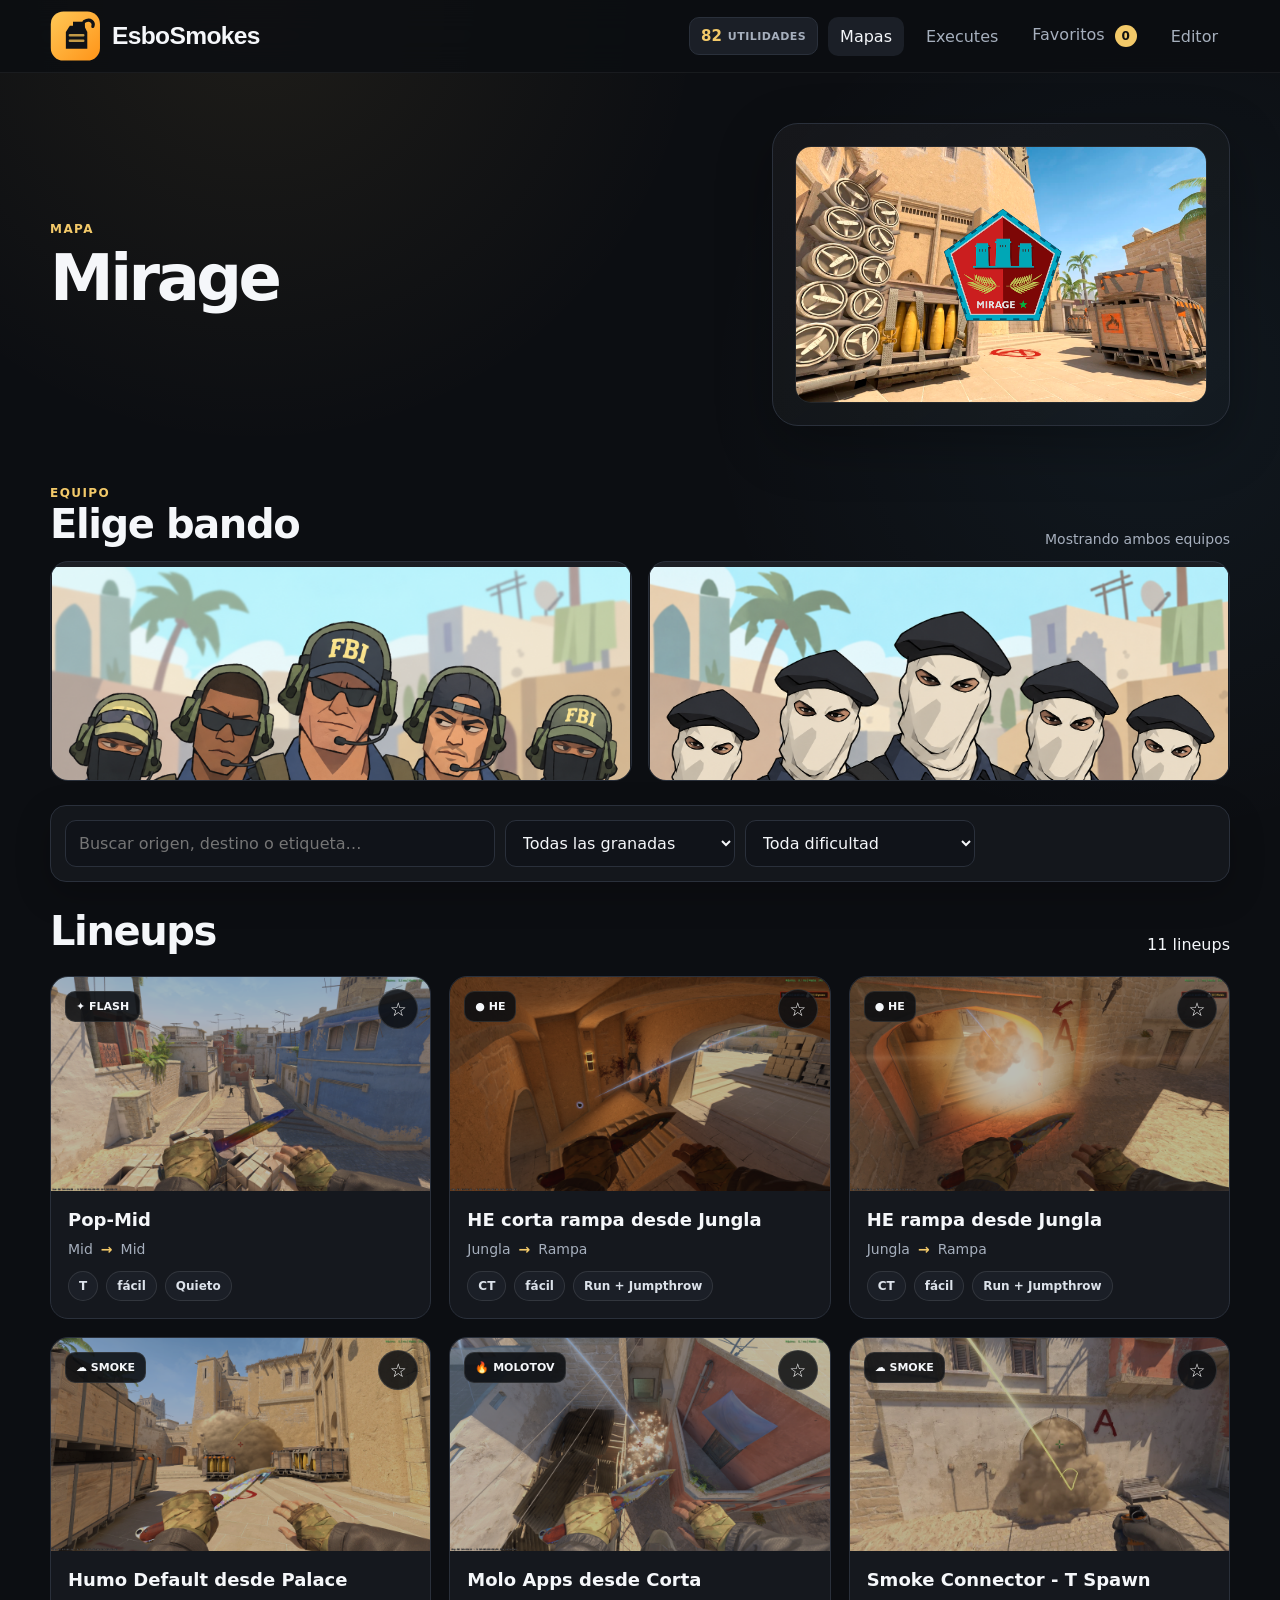
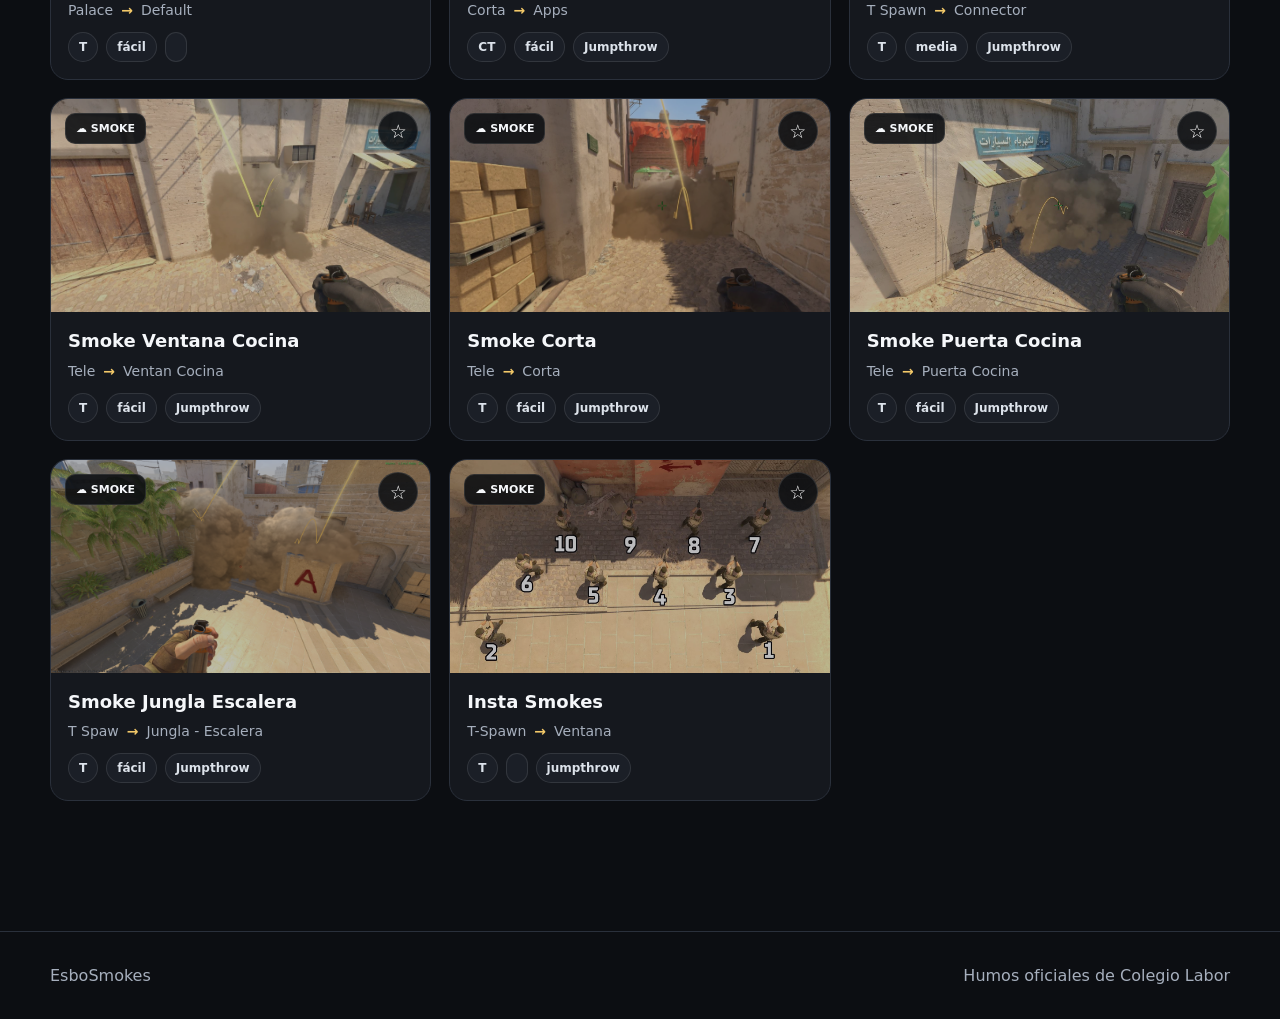
<file: map - copia.html>
<!doctype html>
<html lang="es">
<head>
  <meta charset="utf-8">
  <meta name="viewport" content="width=device-width,initial-scale=1">
  <meta name="description" content="Filtra lineups de CS2 por granada, equipo y dificultad.">
  <title>Mapa · EsboSmokes</title>
  <link rel="icon" href="assets/logo.svg">
  <link rel="stylesheet" href="css/styles.css">
  <link rel="stylesheet" href="css/team-filter.css?v=1">
</head>
<body>
  <div data-site-header></div>
  <main>
    <section class="page-head">
      <div class="container hero-grid">
        <div>
          <span class="eyebrow">Mapa</span>
          <h1 data-map-name>Mapa</h1>
          <p class="lead" data-map-description></p>
        </div>
        <div class="hero-card"><img data-map-image src="" alt=""></div>
      </div>
    </section>
    <section class="section">
      <div class="container">
        <div class="team-filter-block">
          <div class="section-head team-filter-head">
            <div>
              <span class="eyebrow">Equipo</span>
              <h2>Elige bando</h2>
            </div>
            <span class="team-filter-status" data-team-status>Mostrando ambos equipos</span>
          </div>

          <div class="team-filter-grid" data-team-filter>
            <button
              class="team-filter-card"
              type="button"
              data-team-choice="CT"
              aria-pressed="false"
            >
              <div class="team-filter-image">
                <img src="assets/teams/ct.png" alt="Counter-Terrorists">
              </div>
            </button>

            <button
              class="team-filter-card"
              type="button"
              data-team-choice="T"
              aria-pressed="false"
            >
              <div class="team-filter-image">
                <img src="assets/teams/t.png" alt="Terrorists">
              </div>
            </button>
          </div>
        </div>

        <div class="filters">
          <input class="input" data-search type="search" placeholder="Buscar origen, destino o etiqueta…" aria-label="Buscar lineups">
          <select data-type aria-label="Tipo de granada"><option value="">Todas las granadas</option><option value="smoke">Smoke</option><option value="molotov">Molotov</option><option value="flash">Flash</option><option value="he">HE</option></select>
          <select data-team hidden aria-label="Equipo"><option value="">Ambos equipos</option><option value="T">T</option><option value="CT">CT</option></select>
          <select data-difficulty aria-label="Dificultad"><option value="">Toda dificultad</option><option value="fácil">Fácil</option><option value="media">Media</option><option value="difícil">Difícil</option></select>
        </div>
        <div class="section-head"><h2>Lineups</h2><span data-result-count></span></div>
        <div class="grid nade-grid" data-nade-grid></div>
      </div>
    </section>
  </main>
  <div data-site-footer></div>
  <script src="js/common.js"></script>
  <script src="js/map.js?v=2"></script>
</body>
</html>
</file>
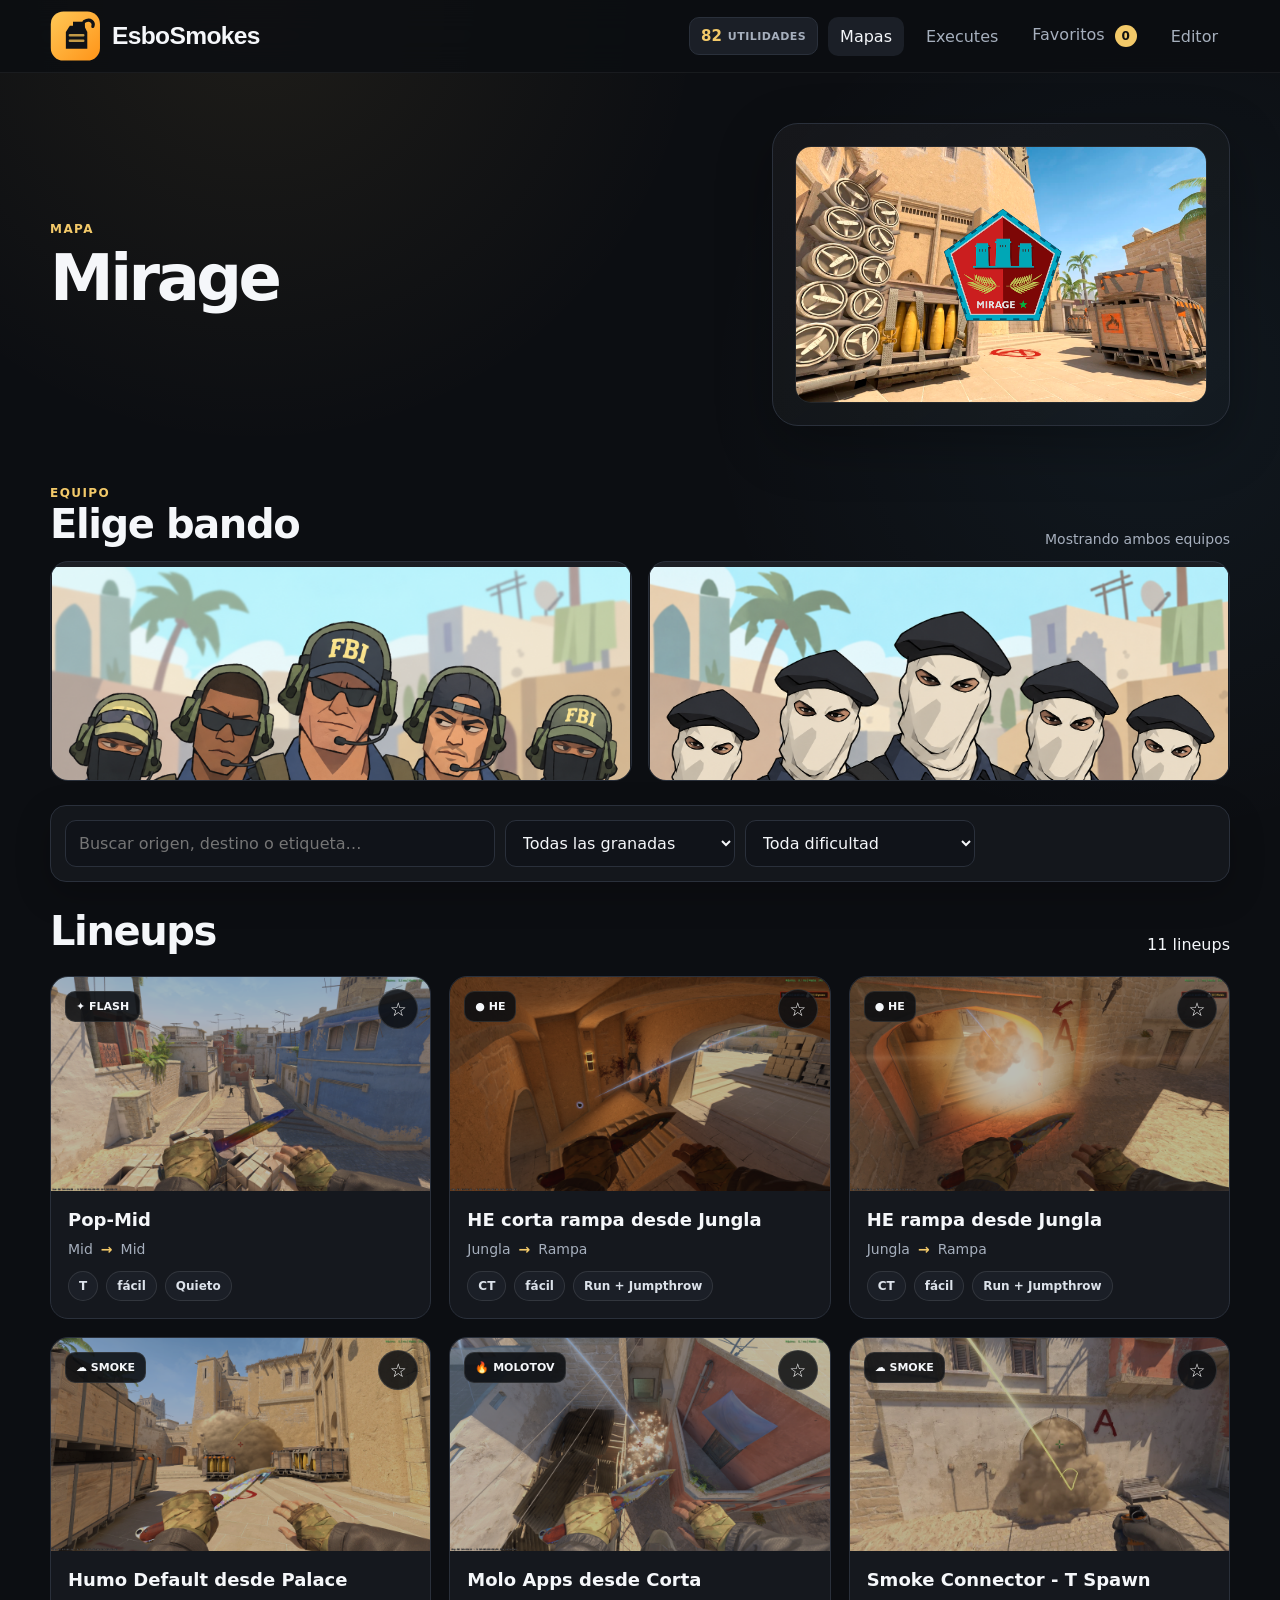
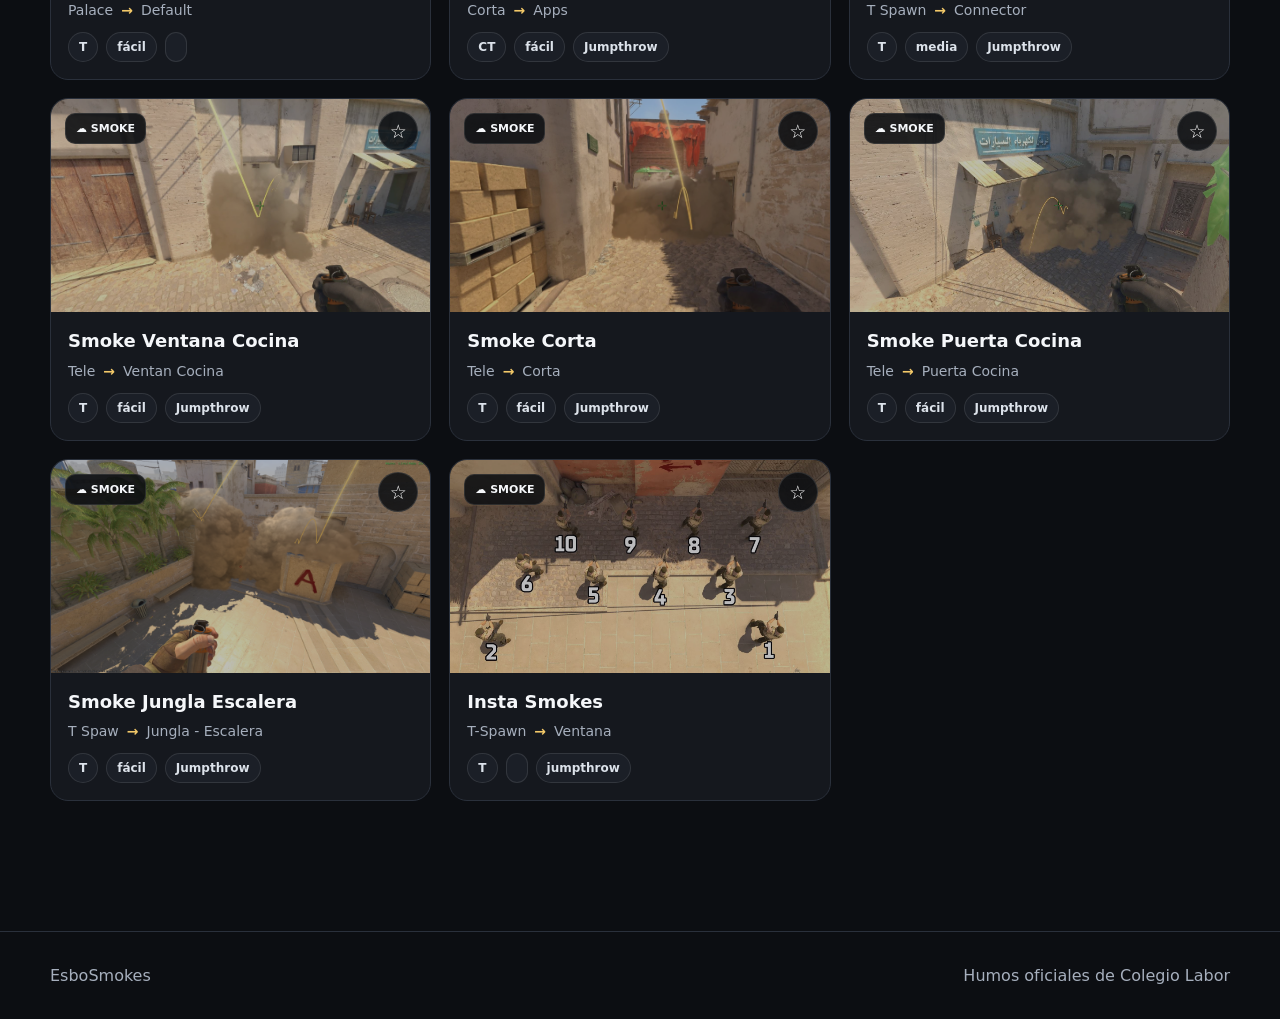
<file: map.html>
<!doctype html>
<html lang="es">
<head>
  <meta charset="utf-8">
  <meta name="viewport" content="width=device-width,initial-scale=1">
  <meta name="description" content="Filtra lineups de CS2 por granada, equipo y dificultad.">
  <title>Mapa · EsboSmokes</title>
  <link rel="icon" href="assets/logo.svg">
  <link rel="stylesheet" href="css/styles.css">
  <link rel="stylesheet" href="css/team-filter.css?v=1">
</head>
<body>
  <div data-site-header></div>
  <main>
    <section class="page-head">
      <div class="container hero-grid">
        <div>
          <span class="eyebrow">Mapa</span>
          <h1 data-map-name>Mapa</h1>
          <p class="lead" data-map-description></p>
        </div>
        <div class="hero-card"><img data-map-image src="" alt=""></div>
      </div>
    </section>
    <section class="section team-section">
      <div class="container">
        <div class="team-filter-block">
          <div class="section-head team-filter-head">
            <div>
              <span class="eyebrow">Equipo</span>
              <h2>Elige bando</h2>
            </div>
            <span class="team-filter-status" data-team-status>Mostrando ambos equipos</span>
          </div>

          <div class="team-filter-grid" data-team-filter>
            <button
              class="team-filter-card"
              type="button"
              data-team-choice="CT"
              aria-pressed="false"
            >
              <div class="team-filter-image">
                <img src="assets/teams/ct.png" alt="Counter-Terrorists">
              </div>
            </button>

            <button
              class="team-filter-card"
              type="button"
              data-team-choice="T"
              aria-pressed="false"
            >
              <div class="team-filter-image">
                <img src="assets/teams/t.png" alt="Terrorists">
              </div>
            </button>
          </div>
        </div>

        <div class="filters">
          <input class="input" data-search type="search" placeholder="Buscar origen, destino o etiqueta…" aria-label="Buscar lineups">
          <select data-type aria-label="Tipo de granada"><option value="">Todas las granadas</option><option value="smoke">Smoke</option><option value="molotov">Molotov</option><option value="flash">Flash</option><option value="he">HE</option></select>
          <select data-team hidden aria-label="Equipo"><option value="">Ambos equipos</option><option value="T">T</option><option value="CT">CT</option></select>
          <select data-difficulty aria-label="Dificultad"><option value="">Toda dificultad</option><option value="fácil">Fácil</option><option value="media">Media</option><option value="difícil">Difícil</option></select>
        </div>
        <div class="section-head"><h2>Lineups</h2><span data-result-count></span></div>
        <div class="grid nade-grid" data-nade-grid></div>
      </div>
    </section>
  </main>
  <div data-site-footer></div>
  <script src="js/common.js?v=2"></script>
  <script src="js/map.js?v=2"></script>
</body>
</html>
</file>
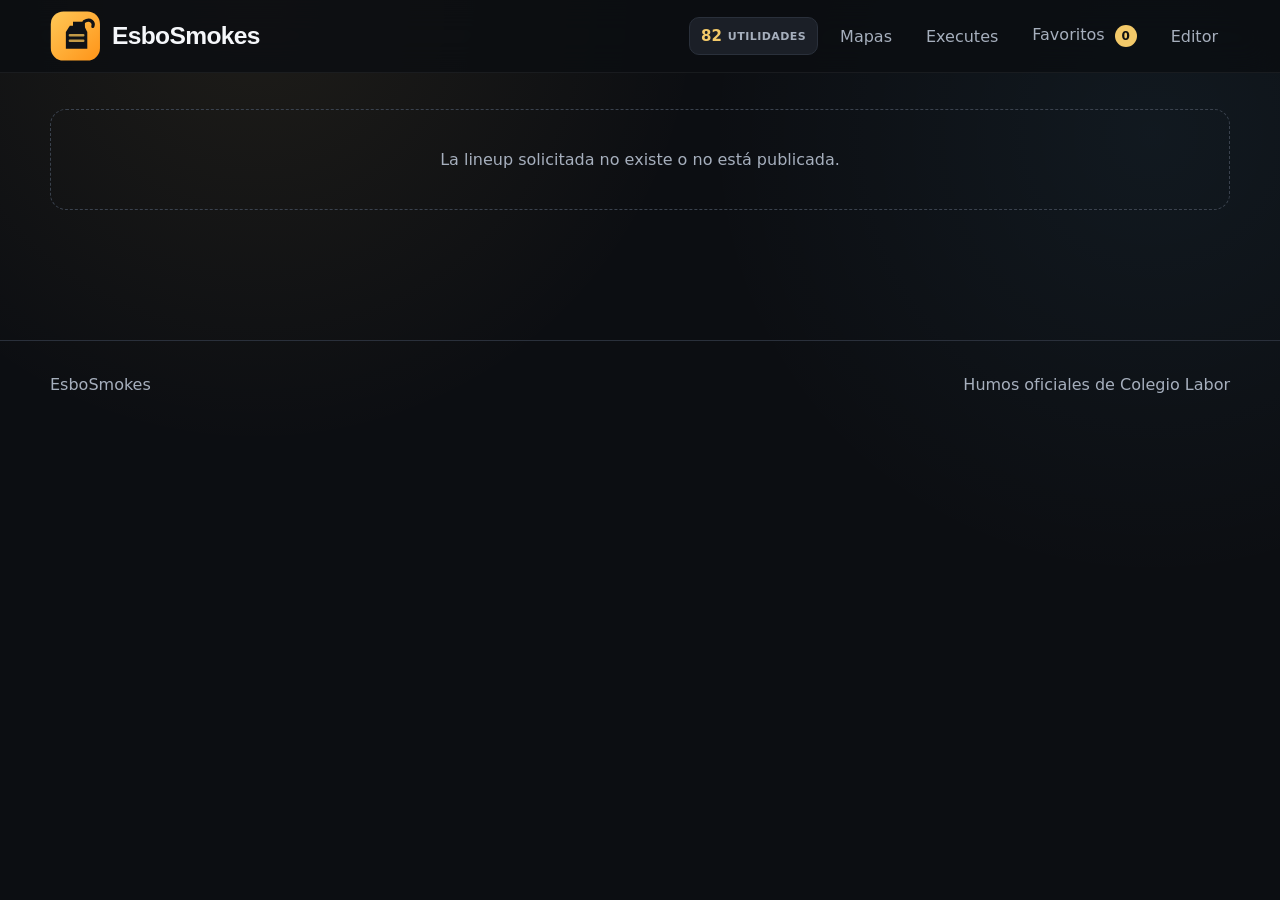
<file: nade.html>
<!doctype html>
<html lang="es">
<head>
  <meta charset="utf-8">
  <meta name="viewport" content="width=device-width,initial-scale=1">
  <meta name="description" content="Tutorial detallado de una granada de CS2.">
  <title>Lineup · EsboSmokes</title>
  <link rel="icon" href="assets/logo.svg">
  <link rel="stylesheet" href="css/styles.css">
  <link rel="stylesheet" href="css/nade-multiple-videos.css?v=17">
</head>
<body>
  <div data-site-header></div>
  <main>
    <section class="page-head">
      <div class="container">
        <span class="eyebrow" data-breadcrumb></span>
        <div class="page-head-row">
          <div>
            <h1 data-title>Lineup</h1>
            <p class="lead" data-description></p>
            <div class="route" data-route></div>
          </div>
          <button class="btn" data-detail-favorite type="button">☆ Guardar</button>
        </div>
      </div>
    </section>

    <section class="section">
      <div class="container detail-grid">
        <div>
          <div class="thumbnail-cover" data-thumbnail-wrap hidden>
            <img data-thumbnail-image src="" alt="">
          </div>

          <div class="reference-image" data-reference-image-wrap hidden>
            <img data-reference-image src="" alt="">
          </div>

          <div class="nade-video-viewer" data-video-viewer></div>
          <div class="detail-panel" style="margin-top:18px">
            <h2>Cómo lanzarla</h2>
            <ol class="steps" data-steps></ol>
          </div>
          <div class="detail-panel" style="margin-top:18px" data-setpos-wrap>
            <h3>Comando de práctica</h3>
            <div class="code-box"><code data-setpos></code><button class="btn" data-copy-setpos type="button">Copiar</button></div>
          </div>
        </div>
        <aside class="detail-panel">
          <h2>Detalles</h2>
          <div class="detail-list" data-details></div>
        </aside>
      </div>
    </section>

    <section class="section">
      <div class="container">
        <div class="section-head"><h2>Más del mismo mapa</h2></div>
        <div class="grid nade-grid" data-related-grid></div>
      </div>
    </section>
  </main>
  <div data-site-footer></div>
  <script src="js/common.js"></script>
  <script src="js/nade.js?v=17"></script>
</body>
</html>
</file>
<file: css/styles.css>
:root {
  --bg: #0c0e12;
  --panel: #15181e;
  --panel-2: #1b1f27;
  --line: #2a303b;
  --text: #f5f7fa;
  --muted: #a6afbd;
  --accent: #f3c969;
  --accent-2: #65c8ff;
  --danger: #ff7272;
  --success: #78d69b;
  --radius: 18px;
  --shadow: 0 18px 55px rgba(0,0,0,.3);
  --container: min(1180px, calc(100% - 32px));
}
* { box-sizing: border-box; }
html { scroll-behavior: smooth; }
body {
  margin: 0;
  background:
    radial-gradient(circle at 20% 0%, rgba(243,201,105,.08), transparent 28rem),
    radial-gradient(circle at 90% 15%, rgba(101,200,255,.06), transparent 28rem),
    var(--bg);
  color: var(--text);
  font-family: Inter, ui-sans-serif, system-ui, -apple-system, BlinkMacSystemFont, "Segoe UI", sans-serif;
  min-height: 100vh;
}
a { color: inherit; text-decoration: none; }
button, input, select, textarea { font: inherit; }
button { cursor: pointer; }
img { max-width: 100%; display: block; }
.container { width: var(--container); margin: 0 auto; }
.site-header {
  position: sticky; top: 0; z-index: 20;
  backdrop-filter: blur(16px);
  background: rgba(12,14,18,.82);
  border-bottom: 1px solid rgba(255,255,255,.06);
}
.nav { min-height: 72px; display: flex; align-items: center; justify-content: space-between; gap: 22px; }
.brand img { width: 180px; height: 48px; }
.nav-links { display: flex; align-items: center; gap: 10px; flex-wrap: wrap; }
.nav-links a { color: var(--muted); padding: 10px 12px; border-radius: 10px; }
.nav-links a:hover, .nav-links a.active { color: var(--text); background: var(--panel-2); }
.badge-count { display: inline-grid; place-items: center; min-width: 22px; height: 22px; padding: 0 6px; margin-left: 5px; border-radius: 999px; background: var(--accent); color: #111; font-weight: 800; font-size: 12px; }
.hero { padding: 80px 0 54px; }
.hero-grid { display: grid; grid-template-columns: 1.2fr .8fr; gap: 36px; align-items: center; }
.eyebrow { color: var(--accent); font-weight: 800; letter-spacing: .12em; text-transform: uppercase; font-size: 12px; }
h1 { margin: 10px 0 18px; font-size: clamp(42px, 7vw, 78px); line-height: .98; letter-spacing: -.055em; }
h2 { font-size: clamp(26px, 4vw, 40px); letter-spacing: -.035em; margin: 0; }
h3 { margin: 0; }
.lead { color: var(--muted); font-size: clamp(17px, 2vw, 21px); line-height: 1.65; max-width: 720px; }
.actions { display: flex; gap: 12px; flex-wrap: wrap; margin-top: 28px; }
.btn { border: 1px solid var(--line); background: var(--panel-2); color: var(--text); padding: 12px 17px; border-radius: 12px; font-weight: 750; display: inline-flex; align-items: center; justify-content: center; gap: 8px; }
.btn:hover { transform: translateY(-1px); border-color: #46505f; }
.btn-primary { background: var(--accent); color: #17130a; border-color: transparent; }
.btn-ghost { background: transparent; }
.btn-danger { background: rgba(255,114,114,.12); border-color: rgba(255,114,114,.25); color: #ff9b9b; }
.hero-card { border: 1px solid var(--line); border-radius: 26px; background: linear-gradient(145deg, rgba(255,255,255,.04), rgba(255,255,255,.01)); padding: 22px; box-shadow: var(--shadow); }
.hero-card img { width: 100%; aspect-ratio: 16/10; object-fit: cover; border-radius: 16px; border: 1px solid rgba(255,255,255,.07); }
.stat-row { display: grid; grid-template-columns: repeat(3,1fr); gap: 12px; margin-top: 14px; }
.stat { background: rgba(255,255,255,.035); border: 1px solid rgba(255,255,255,.06); border-radius: 14px; padding: 14px; }
.stat strong { display: block; font-size: 23px; }
.stat span { color: var(--muted); font-size: 13px; }
.section { padding: 36px 0 70px; }
.section-head { display: flex; align-items: end; justify-content: space-between; gap: 20px; margin-bottom: 22px; }
.section-head p { color: var(--muted); margin: 8px 0 0; }
.grid { display: grid; gap: 18px; }
.map-grid { grid-template-columns: repeat(2, minmax(0,1fr)); }
.nade-grid { grid-template-columns: repeat(3, minmax(0,1fr)); }
.card { border: 1px solid var(--line); border-radius: var(--radius); background: var(--panel); overflow: hidden; transition: transform .2s, border-color .2s; }
.card:hover { transform: translateY(-3px); border-color: #46505f; }
.map-card { position: relative; min-height: 270px; }
.map-card img { width: 100%; height: 100%; min-height: 270px; object-fit: cover; filter: saturate(.85); }
.map-card::after { content: ""; position: absolute; inset: 0; background: linear-gradient(180deg, transparent 32%, rgba(10,12,15,.94)); }
.map-card-body { position: absolute; inset: auto 22px 20px; z-index: 2; }
.map-card-body p { color: #d3d7df; margin: 8px 0 15px; }
.type-counts { display: flex; gap: 8px; flex-wrap: wrap; }
.type-pill, .pill { border: 1px solid rgba(255,255,255,.1); background: rgba(10,12,15,.65); padding: 7px 10px; border-radius: 999px; color: #dce2ea; font-size: 12px; font-weight: 700; }
.nade-card-media { position: relative; aspect-ratio: 16/9; background: #0f1116; }
.nade-card-media img { width: 100%; height: 100%; object-fit: cover; opacity: .72; }
.nade-icon { position: absolute; left: 14px; top: 14px; background: rgba(12,14,18,.88); border: 1px solid rgba(255,255,255,.1); padding: 8px 10px; border-radius: 10px; font-weight: 800; text-transform: uppercase; font-size: 11px; }
.favorite-btn { position: absolute; top: 12px; right: 12px; width: 40px; height: 40px; border-radius: 50%; border: 1px solid rgba(255,255,255,.12); background: rgba(12,14,18,.86); color: white; font-size: 19px; }
.favorite-btn.is-favorite { color: var(--accent); }
.nade-card-body { padding: 17px; }
.nade-card-body h3 { font-size: 18px; line-height: 1.3; margin-bottom: 10px; }
.route { display: flex; align-items: center; gap: 8px; color: var(--muted); font-size: 14px; }
.route .arrow { color: var(--accent); font-weight: 900; }
.meta { margin-top: 14px; display: flex; gap: 8px; flex-wrap: wrap; }
.pill { background: var(--panel-2); }
.filters { position: sticky; top: 88px; z-index: 10; border: 1px solid var(--line); background: rgba(21,24,30,.96); border-radius: 16px; padding: 14px; display: grid; grid-template-columns: 1.4fr repeat(3, .75fr); gap: 10px; margin: 22px 0 26px; box-shadow: 0 12px 35px rgba(0,0,0,.22); }
.input, select, textarea { width: 100%; background: #101319; color: var(--text); border: 1px solid var(--line); border-radius: 11px; padding: 12px 13px; outline: none; }
.input:focus, select:focus, textarea:focus { border-color: var(--accent); box-shadow: 0 0 0 3px rgba(243,201,105,.1); }
.page-head { padding: 50px 0 12px; }
.page-head-row { display: flex; align-items: end; justify-content: space-between; gap: 20px; }
.page-head h1 { font-size: clamp(38px, 6vw, 64px); }
.page-head p { color: var(--muted); max-width: 700px; }
.empty { border: 1px dashed #3a424e; border-radius: 16px; padding: 40px; text-align: center; color: var(--muted); }
.detail-grid { display: grid; grid-template-columns: 1.3fr .7fr; gap: 24px; align-items: start; }
.video-shell { background: #080a0d; border: 1px solid var(--line); border-radius: 18px; overflow: hidden; aspect-ratio: 16/9; display: grid; place-items: center; }
.video-shell iframe, .video-shell video { width: 100%; height: 100%; border: 0; }
.video-shell video { display: block; object-fit: contain; background: #000; }
.video-placeholder { text-align: center; color: var(--muted); padding: 30px; }
.video-placeholder strong { display: block; color: var(--text); font-size: 22px; margin-bottom: 8px; }
.detail-panel { border: 1px solid var(--line); background: var(--panel); border-radius: 18px; padding: 20px; }
.detail-list { display: grid; gap: 13px; margin: 18px 0 0; }
.detail-item { display: flex; justify-content: space-between; gap: 18px; border-bottom: 1px solid var(--line); padding-bottom: 11px; }
.detail-item span { color: var(--muted); }
.steps { counter-reset: item; list-style: none; padding: 0; margin: 18px 0 0; display: grid; gap: 12px; }
.steps li { counter-increment: item; display: grid; grid-template-columns: 36px 1fr; gap: 12px; align-items: center; color: #d9dee6; }
.steps li::before { content: counter(item); width: 36px; height: 36px; border-radius: 50%; background: var(--accent); color: #17130a; font-weight: 900; display: grid; place-items: center; }
.code-box { display: flex; gap: 10px; margin-top: 12px; }
.code-box code { flex: 1; overflow: auto; border: 1px solid var(--line); background: #0d1014; border-radius: 10px; padding: 12px; color: #cfe8ff; }
.toast { position: fixed; right: 20px; bottom: 20px; background: #20252d; border: 1px solid #424b58; border-radius: 12px; padding: 13px 16px; box-shadow: var(--shadow); z-index: 100; opacity: 0; transform: translateY(10px); pointer-events: none; transition: .2s; }
.toast.show { opacity: 1; transform: translateY(0); }
.admin-layout { display: grid; grid-template-columns: .9fr 1.1fr; gap: 22px; align-items: start; }
.admin-form, .admin-list { border: 1px solid var(--line); background: var(--panel); border-radius: 18px; padding: 20px; }
.form-grid { display: grid; grid-template-columns: repeat(2,minmax(0,1fr)); gap: 12px; }
.form-field { display: grid; gap: 7px; }
.form-field.full { grid-column: 1/-1; }
.form-field label { color: var(--muted); font-size: 13px; font-weight: 700; }
.admin-actions { display: flex; gap: 10px; flex-wrap: wrap; margin-top: 16px; }
.admin-items { display: grid; gap: 10px; max-height: 720px; overflow: auto; padding-right: 4px; }
.admin-item { border: 1px solid var(--line); border-radius: 12px; padding: 13px; display: flex; align-items: center; justify-content: space-between; gap: 12px; }
.admin-item p { margin: 4px 0 0; color: var(--muted); font-size: 13px; }
.admin-item-actions { display: flex; gap: 7px; }
.small-btn { border: 1px solid var(--line); background: var(--panel-2); color: var(--text); border-radius: 9px; padding: 8px 10px; }
.help-box { border-left: 3px solid var(--accent); background: rgba(243,201,105,.07); padding: 13px 15px; border-radius: 0 10px 10px 0; color: #d8dce3; margin-bottom: 16px; }
.footer { border-top: 1px solid var(--line); padding: 34px 0; color: var(--muted); margin-top: 60px; }
.footer-row { display: flex; justify-content: space-between; gap: 20px; flex-wrap: wrap; }
.kbd { font-family: ui-monospace, SFMono-Regular, Menlo, monospace; background: #242a34; border: 1px solid #394150; border-bottom-width: 3px; border-radius: 6px; padding: 2px 6px; color: #eef2f7; }
@media (max-width: 900px) {
  .hero-grid, .detail-grid, .admin-layout { grid-template-columns: 1fr; }
  .nade-grid { grid-template-columns: repeat(2,minmax(0,1fr)); }
  .filters { grid-template-columns: 1fr 1fr; top: 76px; }
}
@media (max-width: 640px) {
  .nav { align-items: flex-start; padding: 12px 0; }
  .brand img { width: 145px; }
  .nav-links { justify-content: flex-end; }
  .nav-links a { font-size: 13px; padding: 8px; }
  .hero { padding-top: 48px; }
  .map-grid, .nade-grid, .form-grid, .filters { grid-template-columns: 1fr; }
  .map-card, .map-card img { min-height: 235px; }
  .section-head, .page-head-row { align-items: flex-start; flex-direction: column; }
  .stat-row { grid-template-columns: 1fr; }
  .code-box { flex-direction: column; }
}

.form-help { display: block; margin-top: 7px; color: var(--muted); line-height: 1.45; }

/* Mejoras del editor para GitHub Pages */
.brand img { width: 238px; height: 52px; }
.admin-map-panel { margin-bottom: 54px; }
.map-admin-grid { display: grid; grid-template-columns: .9fr 1.1fr; gap: 22px; align-items: start; }
.admin-lineup-heading { margin-top: 8px; }
.admin-items.compact { max-height: 420px; }
.admin-status { color: var(--muted); font-size: 13px; }
.admin-item strong { overflow-wrap: anywhere; }

@media (max-width: 900px) {
  .map-admin-grid { grid-template-columns: 1fr; }
}
@media (max-width: 640px) {
  .brand img { width: 176px; height: auto; }
  .admin-item { align-items: flex-start; flex-direction: column; }
}

/* Contador total de utilidades en el menú principal */
.nav-utility-counter {
  display: inline-flex;
  align-items: center;
  gap: 6px;
  min-height: 38px;
  padding: 7px 11px;
  border: 1px solid var(--line);
  border-radius: 10px;
  background: var(--panel-2);
  white-space: nowrap;
}

.nav-utility-counter strong {
  color: var(--accent);
  font-size: 15px;
  line-height: 1;
  font-weight: 900;
}

.nav-utility-counter span {
  color: var(--muted);
  font-size: 11px;
  line-height: 1;
  font-weight: 800;
  letter-spacing: .04em;
  text-transform: uppercase;
}

@media (max-width: 640px) {
  .nav-utility-counter {
    min-height: 34px;
    padding: 6px 8px;
  }

  .nav-utility-counter span {
    display: none;
  }

  .nav-utility-counter strong {
    font-size: 14px;
  }
}
</file>
<file: css/nade-multiple-videos.css>
/* Campo multivídeo por líneas y selector en la ficha */

#videos {
  min-height: 260px;
  resize: vertical;
  font-family: ui-monospace, SFMono-Regular, Consolas, "Liberation Mono", monospace;
  line-height: 1.55;
}

.nade-video-viewer {
  display: grid;
  gap: 12px;
}

.nade-video-control {
  display: grid;
  gap: 7px;
  max-width: 440px;
}

.nade-video-control label {
  color: var(--muted);
  font-size: 13px;
  font-weight: 700;
}

.nade-video-control select {
  width: 100%;
}

.nade-video-title {
  margin: 0;
  font-size: clamp(18px, 2.4vw, 25px);
}





/* Imagen independiente entre la portada y el vídeo */
.reference-image {
  margin: 20px 0 28px;
  overflow: hidden;
  border: 1px solid var(--line);
  border-radius: 18px;
  background: var(--panel);
}

.reference-image[hidden] {
  display: none;
}

.reference-image img {
  display: block;
  width: 100%;
  max-height: 500px;
  object-fit: contain;
  object-position: center;
  background: #080a0d;
}

@media (max-width: 640px) {
  .reference-image img {
    max-height: 320px;
  }
}


/* Portada / thumbnail de la lineup */
.thumbnail-cover {
  margin: 0 0 20px;
  overflow: hidden;
  border: 1px solid var(--line);
  border-radius: 18px;
  background: var(--panel);
}

.thumbnail-cover[hidden] {
  display: none;
}

.thumbnail-cover img {
  display: block;
  width: 100%;
  max-height: 500px;
  object-fit: contain;
  object-position: center;
  background: #080a0d;
}

@media (max-width: 640px) {
  .thumbnail-cover img {
    max-height: 320px;
  }
}


/* La foto de referencia cambia con el vídeo seleccionado */
.reference-image {
  transition: opacity .16s ease;
}
</file>
<file: css/execute.css>
/* Complementos exclusivos de la sección Execute. Reutiliza el diseño principal. */
.execute-gallery {
  display: grid;
  grid-template-columns: repeat(3, minmax(0, 1fr));
  gap: 18px;
}

.execute-gallery a {
  display: block;
  overflow: hidden;
  border: 1px solid var(--line);
  border-radius: var(--radius);
  background: var(--panel);
}

.execute-gallery img {
  width: 100%;
  aspect-ratio: 16 / 10;
  object-fit: cover;
  transition: transform .2s ease;
}

.execute-gallery a:hover img {
  transform: scale(1.025);
}

[data-execute-grid] .map-card-body .type-counts {
  margin-bottom: 10px;
}

@media (max-width: 900px) {
  .execute-gallery { grid-template-columns: repeat(2, minmax(0, 1fr)); }
}

@media (max-width: 640px) {
  .execute-gallery { grid-template-columns: 1fr; }
}

/* Editor de tarjetas Execute */
.execute-admin-toolbar {
  display: flex;
  flex-wrap: wrap;
  gap: 10px;
  margin: 18px 0 24px;
}

.execute-live-preview {
  margin-top: 22px;
}

.execute-live-preview [data-card-preview] {
  max-width: 560px;
}

.execute-preview-card {
  pointer-events: none;
}

.execute-preview-placeholder {
  display: grid;
  place-items: center;
  width: 100%;
  aspect-ratio: 16 / 9;
  background: var(--panel-2);
  color: var(--muted);
  font-weight: 700;
}

.media-picker-row {
  display: flex;
  align-items: center;
  flex-wrap: wrap;
  gap: 12px;
}

.execute-admin-item {
  display: grid;
  grid-template-columns: 82px minmax(0, 1fr) auto;
  align-items: center;
  gap: 12px;
}

.execute-admin-item > img {
  width: 82px;
  height: 58px;
  object-fit: cover;
  border-radius: 8px;
  border: 1px solid var(--line);
  background: var(--panel-2);
}

.execute-admin-item-copy {
  min-width: 0;
}

.execute-admin-item-copy strong,
.execute-admin-item-copy p {
  overflow-wrap: anywhere;
}

@media (max-width: 720px) {
  .execute-admin-item {
    grid-template-columns: 64px minmax(0, 1fr);
  }

  .execute-admin-item > img {
    width: 64px;
    height: 48px;
  }

  .execute-admin-item .admin-item-actions {
    grid-column: 1 / -1;
  }
}

/* Navegación y gestor de mapas de Execute */
.execute-map-head .back-link {
  display: inline-flex;
  margin-bottom: 18px;
  color: var(--muted);
  font-weight: 700;
  text-decoration: none;
}

.execute-map-head .back-link:hover {
  color: var(--accent);
}

/* Respaldo por si styles.css es una versión anterior. */
.admin-map-panel {
  margin-bottom: 54px;
}

.map-admin-grid {
  display: grid;
  grid-template-columns: .9fr 1.1fr;
  gap: 22px;
  align-items: start;
}

.admin-lineup-heading {
  margin-top: 8px;
}

@media (max-width: 900px) {
  .map-admin-grid {
    grid-template-columns: 1fr;
  }
}

/* Varios vídeos por tarjeta Execute */
.execute-video-heading {
  margin-bottom: 14px;
}

.execute-video-list {
  display: grid;
  gap: 22px;
}

.execute-video-item {
  min-width: 0;
}

.execute-video-item h3 {
  margin: 0 0 10px;
  font-size: 1rem;
}
</file>
<file: css/team-filter.css>
/* Selector visual CT / T dentro de cada mapa */

.team-filter-block {
  margin: 8px 0 24px;
}

.team-filter-head {
  margin-bottom: 14px;
}

.team-filter-status {
  color: var(--muted);
  font-size: 14px;
}

.team-filter-grid {
  display: grid;
  grid-template-columns: repeat(2, minmax(0, 1fr));
  gap: 16px;
}

.team-filter-card {
  position: relative;
  min-height: 220px;
  overflow: hidden;
  border: 1px solid var(--line);
  border-radius: var(--radius);
  background:
    linear-gradient(145deg, rgba(255,255,255,.035), rgba(255,255,255,.01)),
    var(--panel);
  color: var(--text);
  padding: 1px 1px 50px;
  cursor: pointer;
  text-align: left;
  transition:
    transform .18s ease,
    border-color .18s ease,
    box-shadow .18s ease,
    background .18s ease;
}

.team-filter-card:hover {
  transform: translateY(-3px);
  border-color: #46505f;
}

.team-filter-card.is-active {
  border-color: var(--accent);
  box-shadow:
    0 0 0 1px var(--accent),
    0 16px 35px rgba(0,0,0,.24);
  background:
    linear-gradient(145deg, rgba(243,201,105,.10), rgba(255,255,255,.01)),
    var(--panel);
}

.team-filter-image {
  height: 150px;
  display: grid;
  place-items: center;
  margin-bottom: 10px;
}

.team-filter-image img {
  display: block;
  width: 100%;
  height: 100%;
  object-fit: contain;
  object-position: center bottom;
}

.team-filter-card strong {
  display: block;
  font-size: 30px;
  line-height: 1;
  margin-bottom: 5px;
}

.team-filter-card > span {
  color: var(--muted);
  font-size: 13px;
}

.team-filter-card.is-active > span {
  color: var(--text);
}

@media (max-width: 640px) {
  .team-filter-grid {
    grid-template-columns: repeat(2, minmax(0, 1fr));
    gap: 10px;
  }

  .team-filter-card {
    min-height: 185px;
    padding: 12px;
  }

  .team-filter-image {
    height: 118px;
  }

  .team-filter-card strong {
    font-size: 24px;
  }

  .team-filter-card > span {
    font-size: 11px;
  }

  .team-filter-status {
    display: none;
  }
}
</file>
